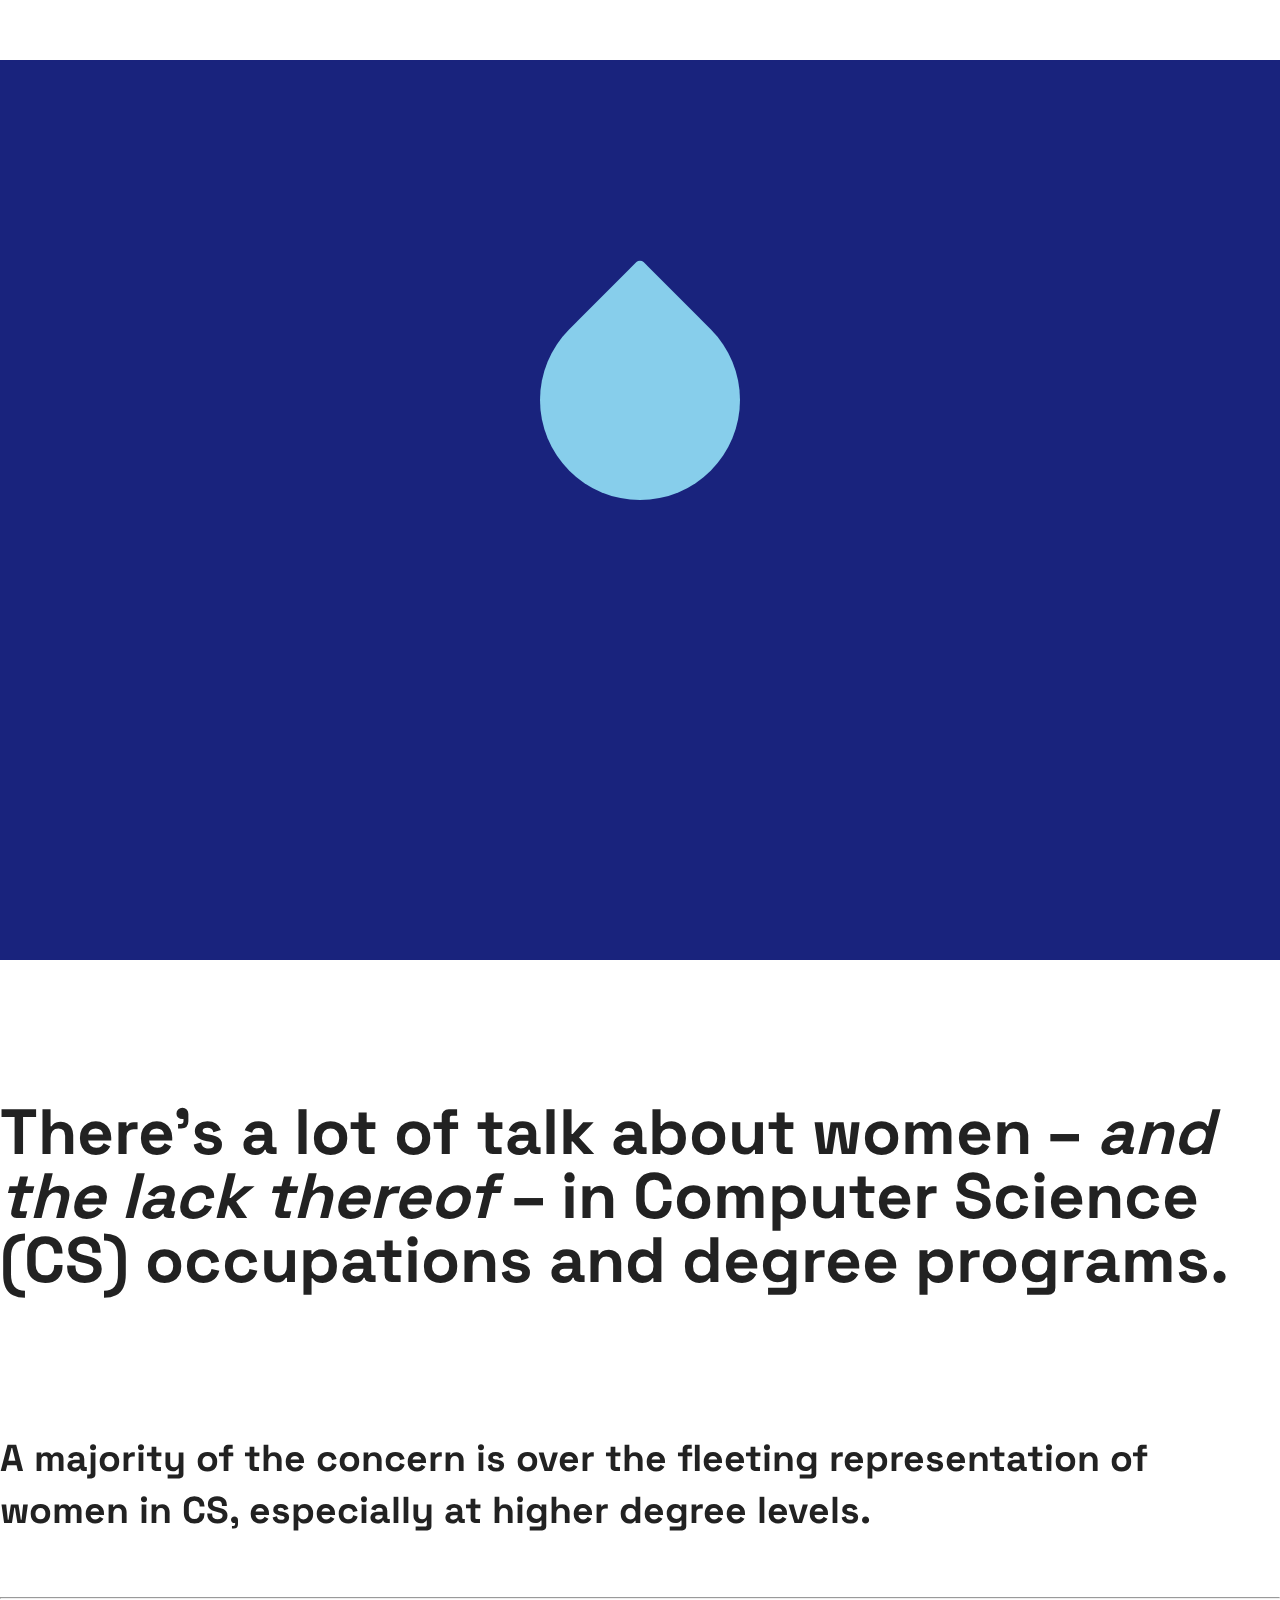
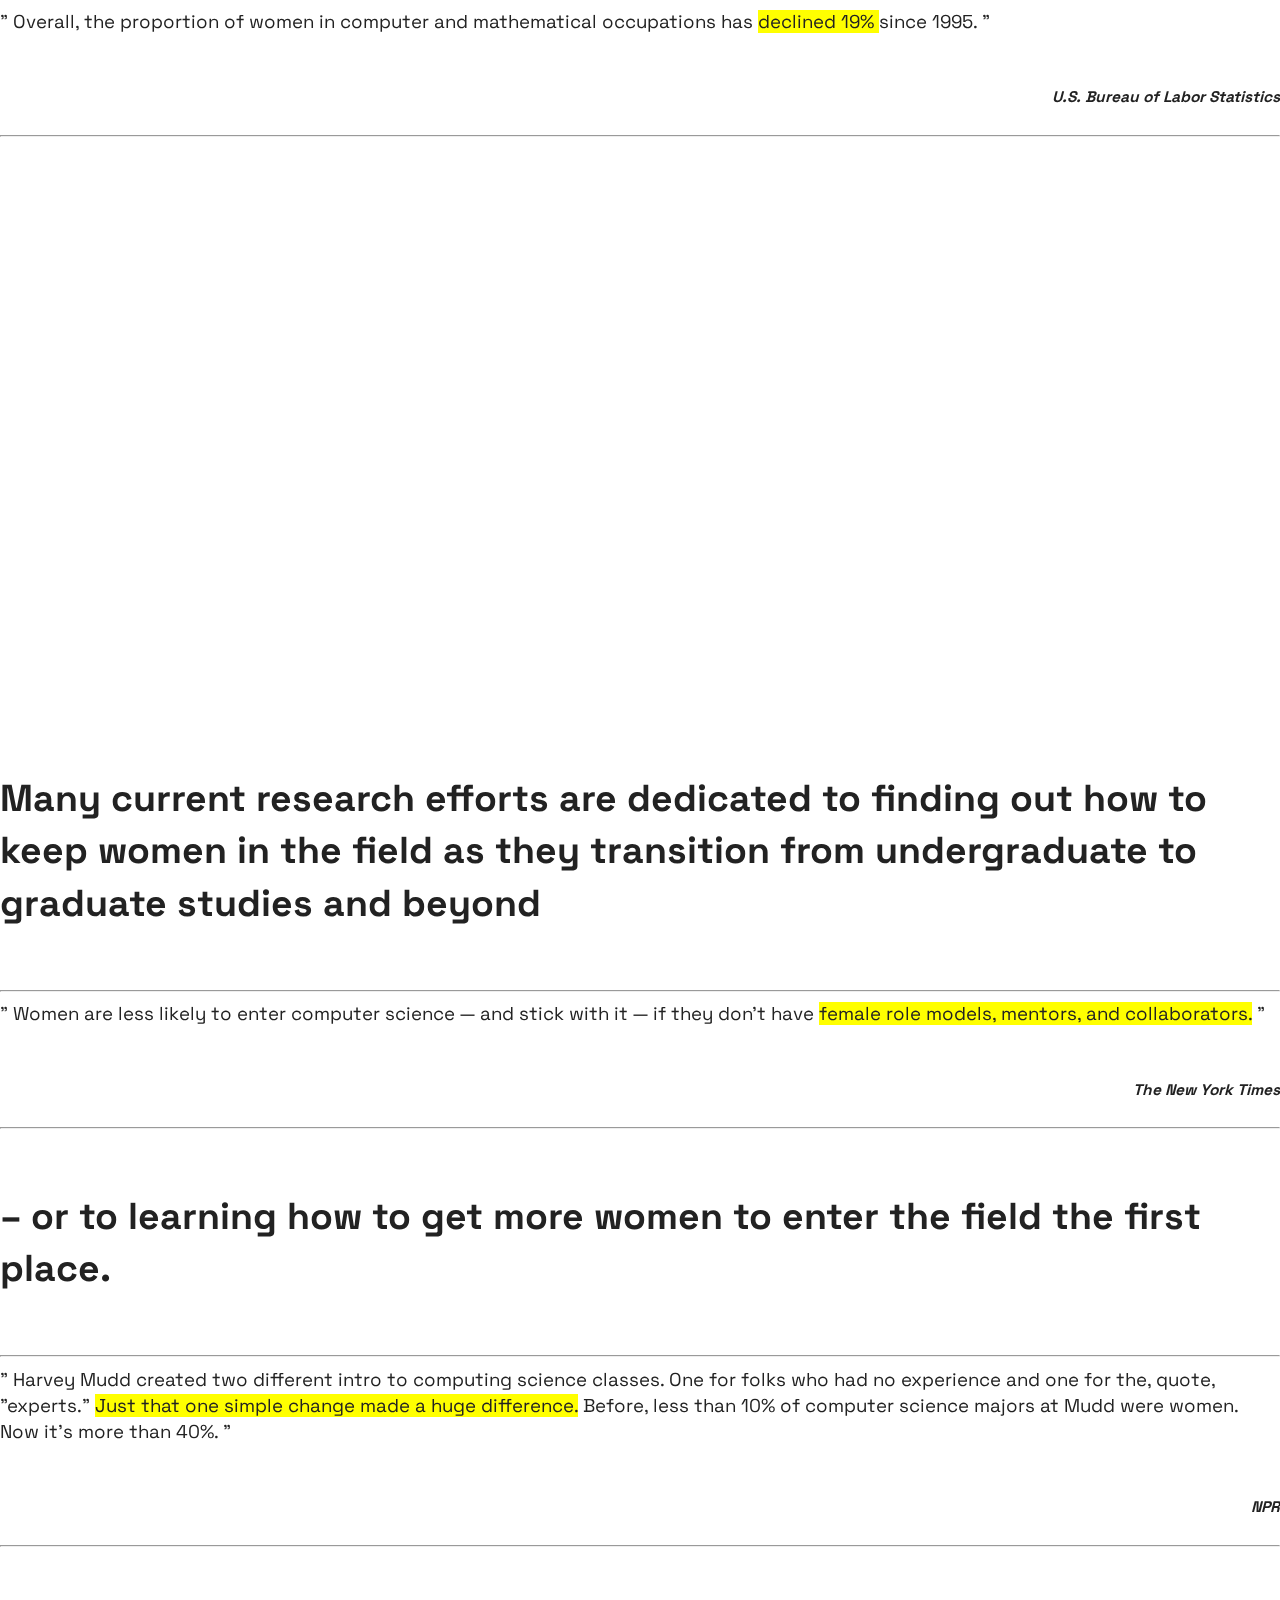
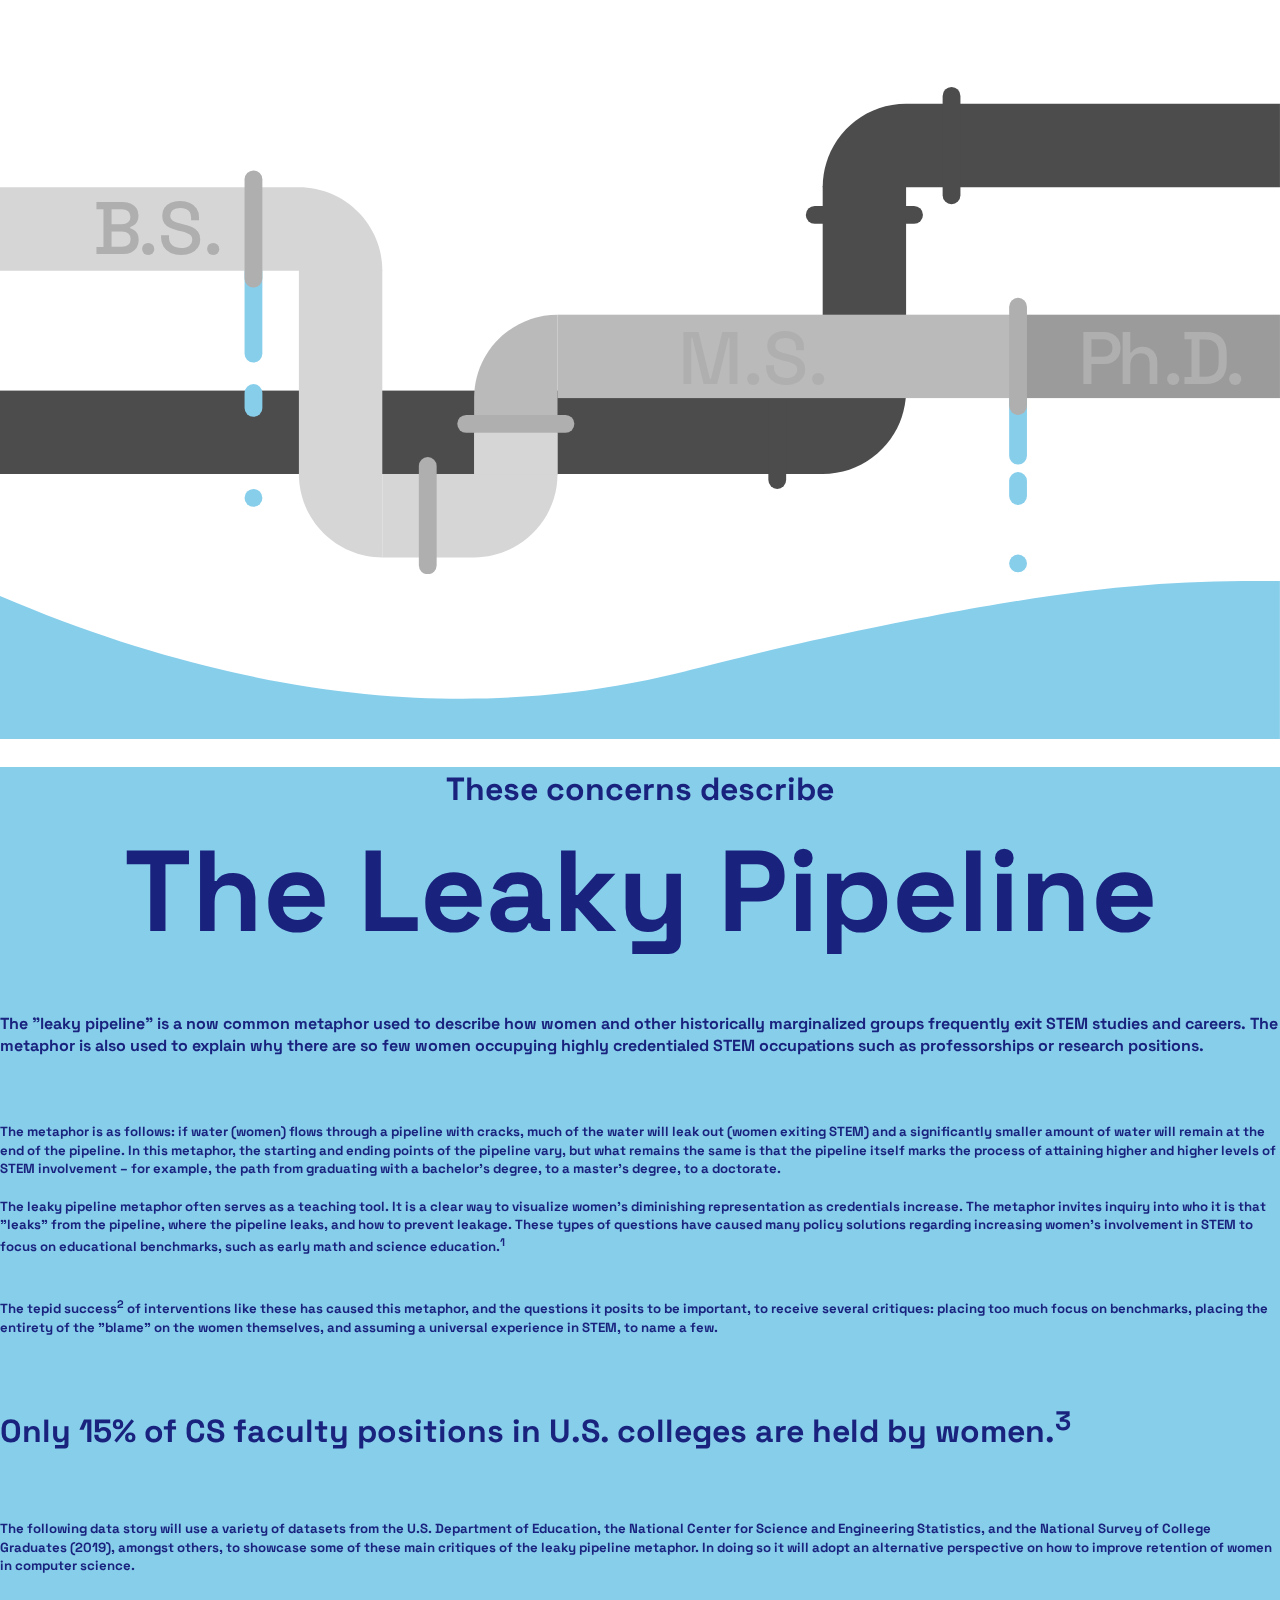
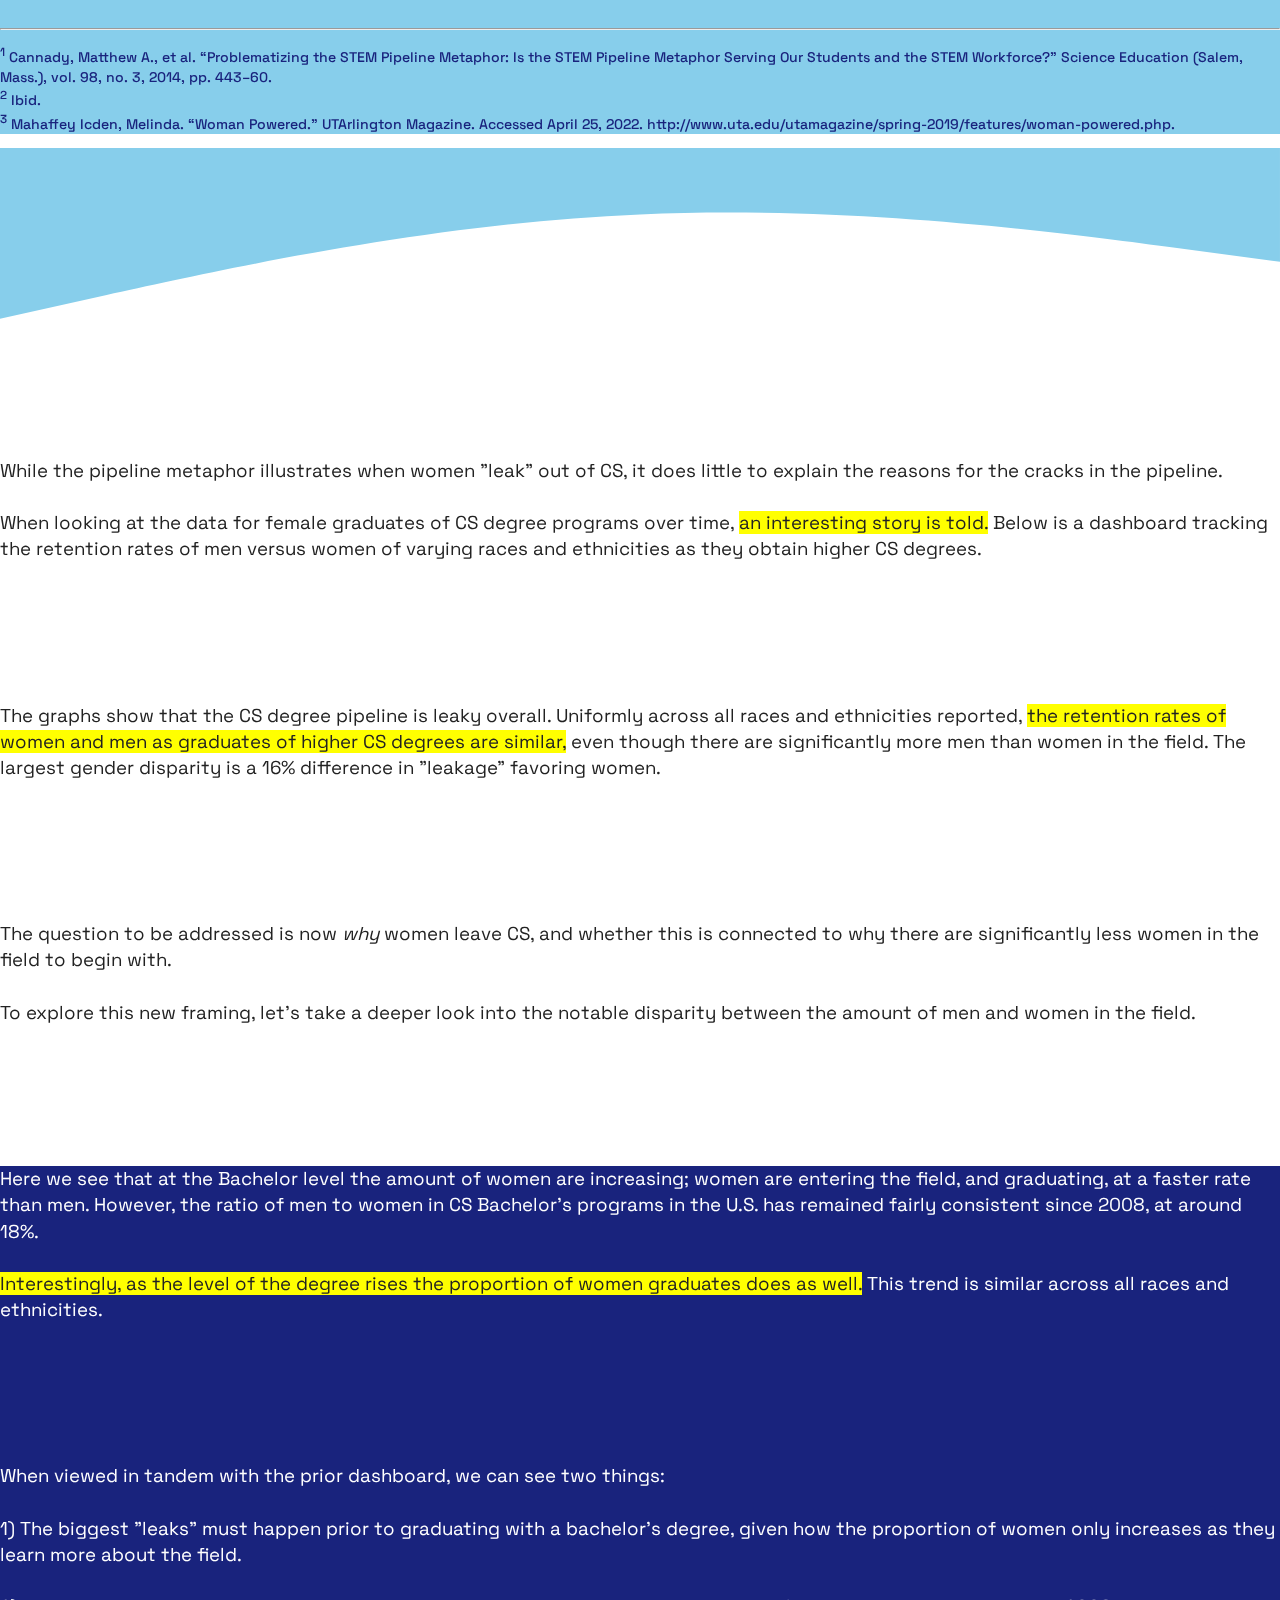
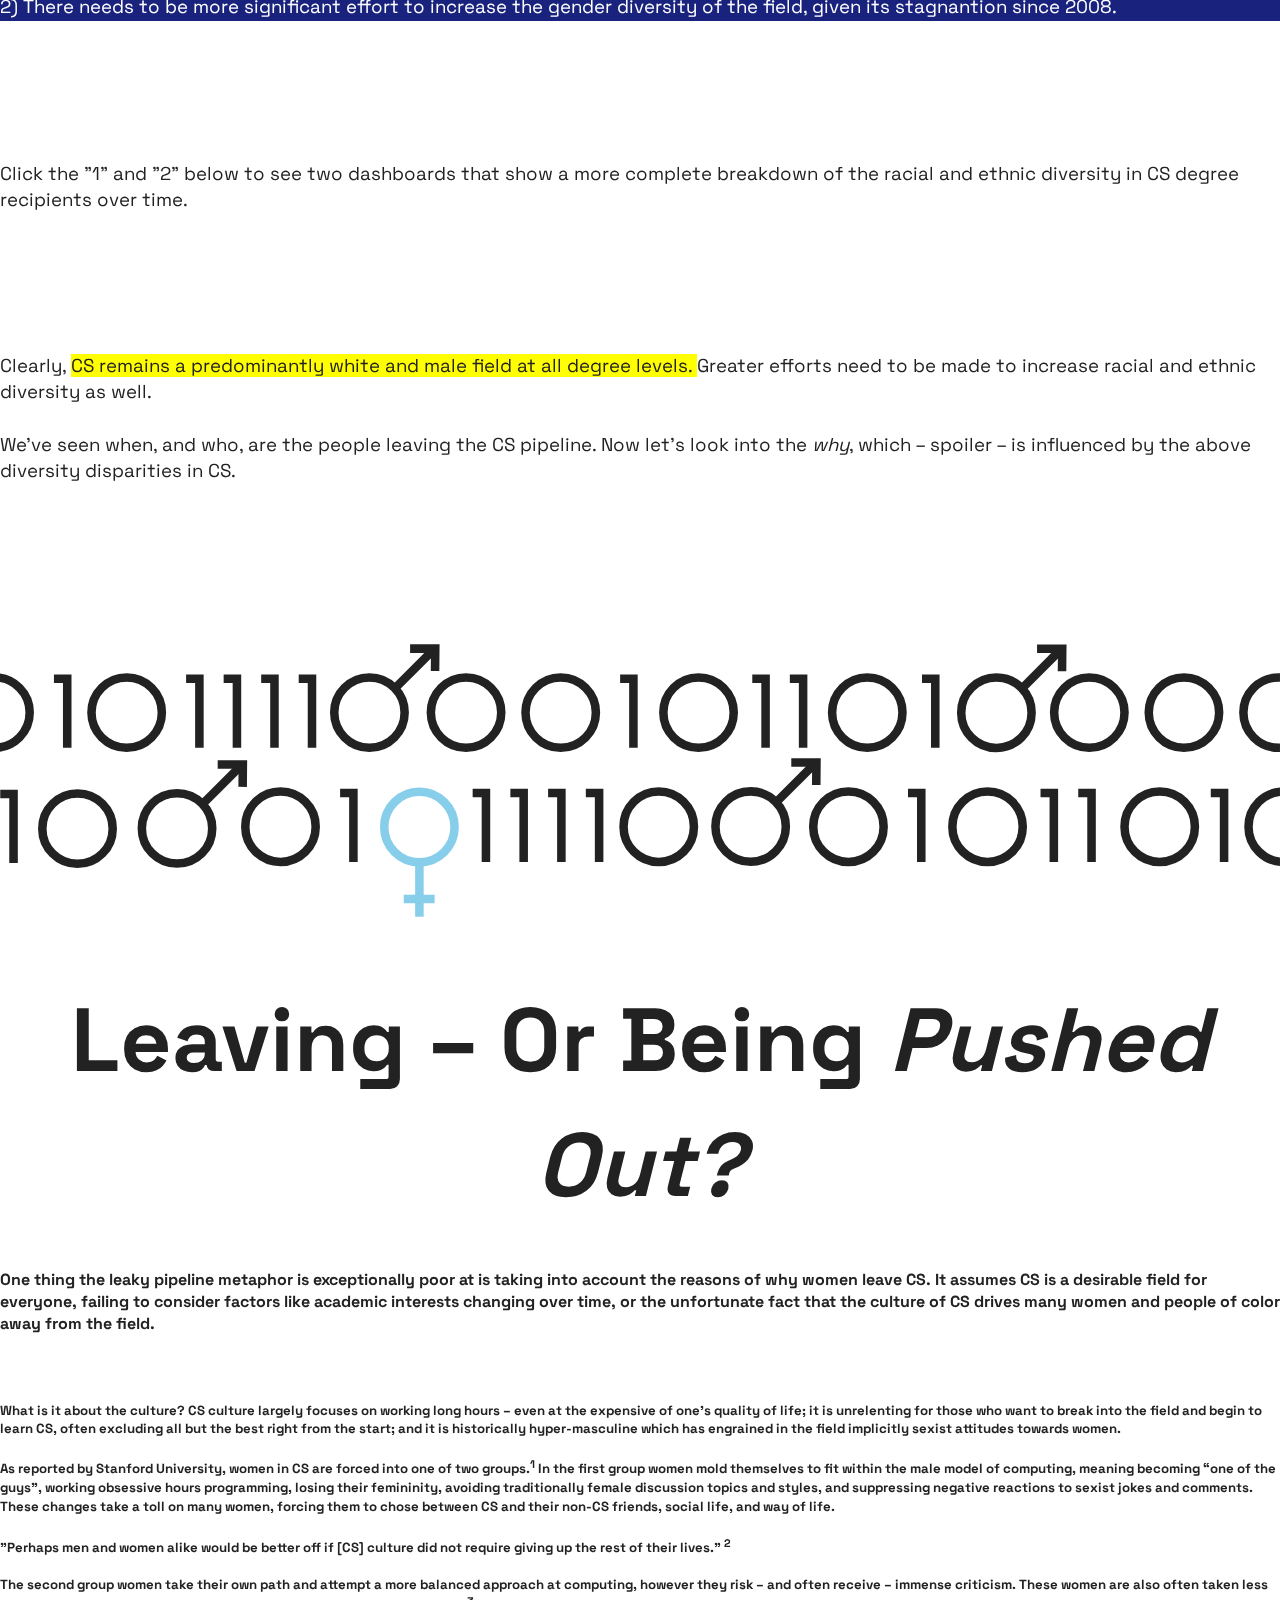
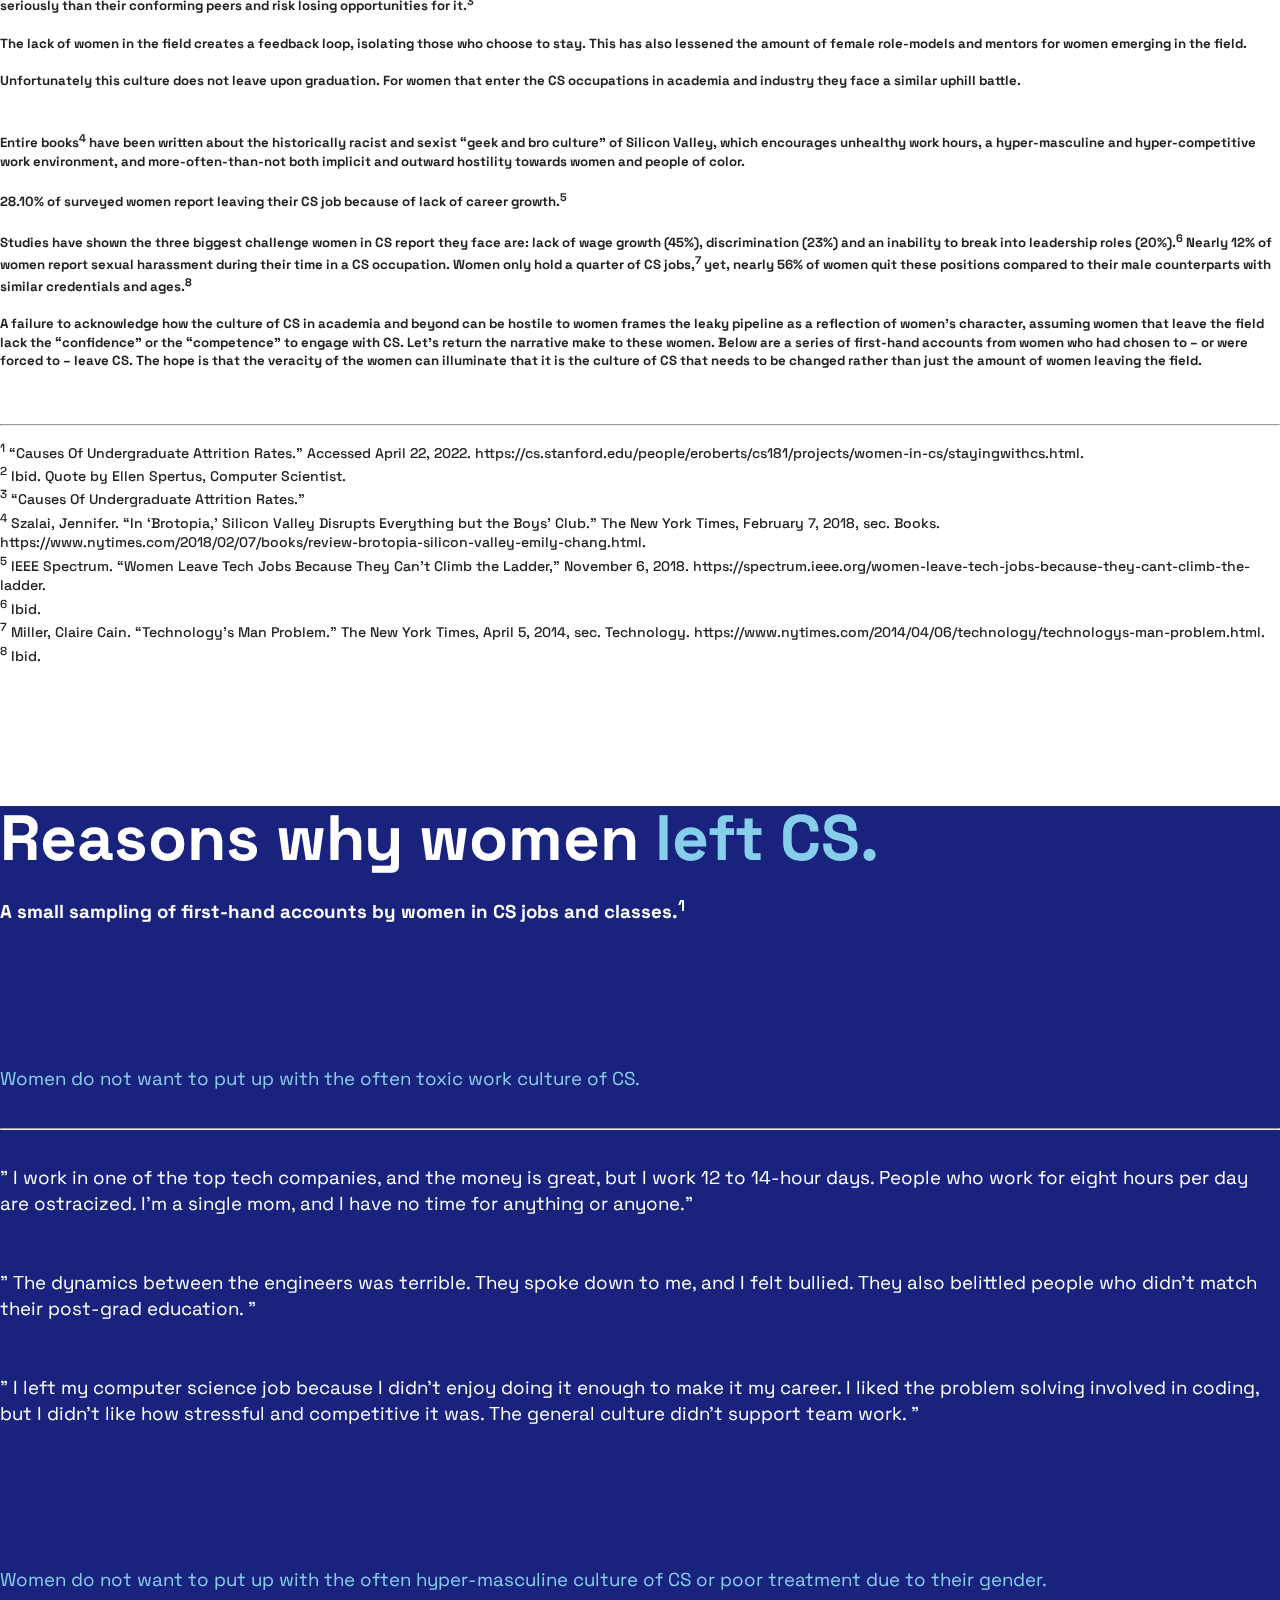
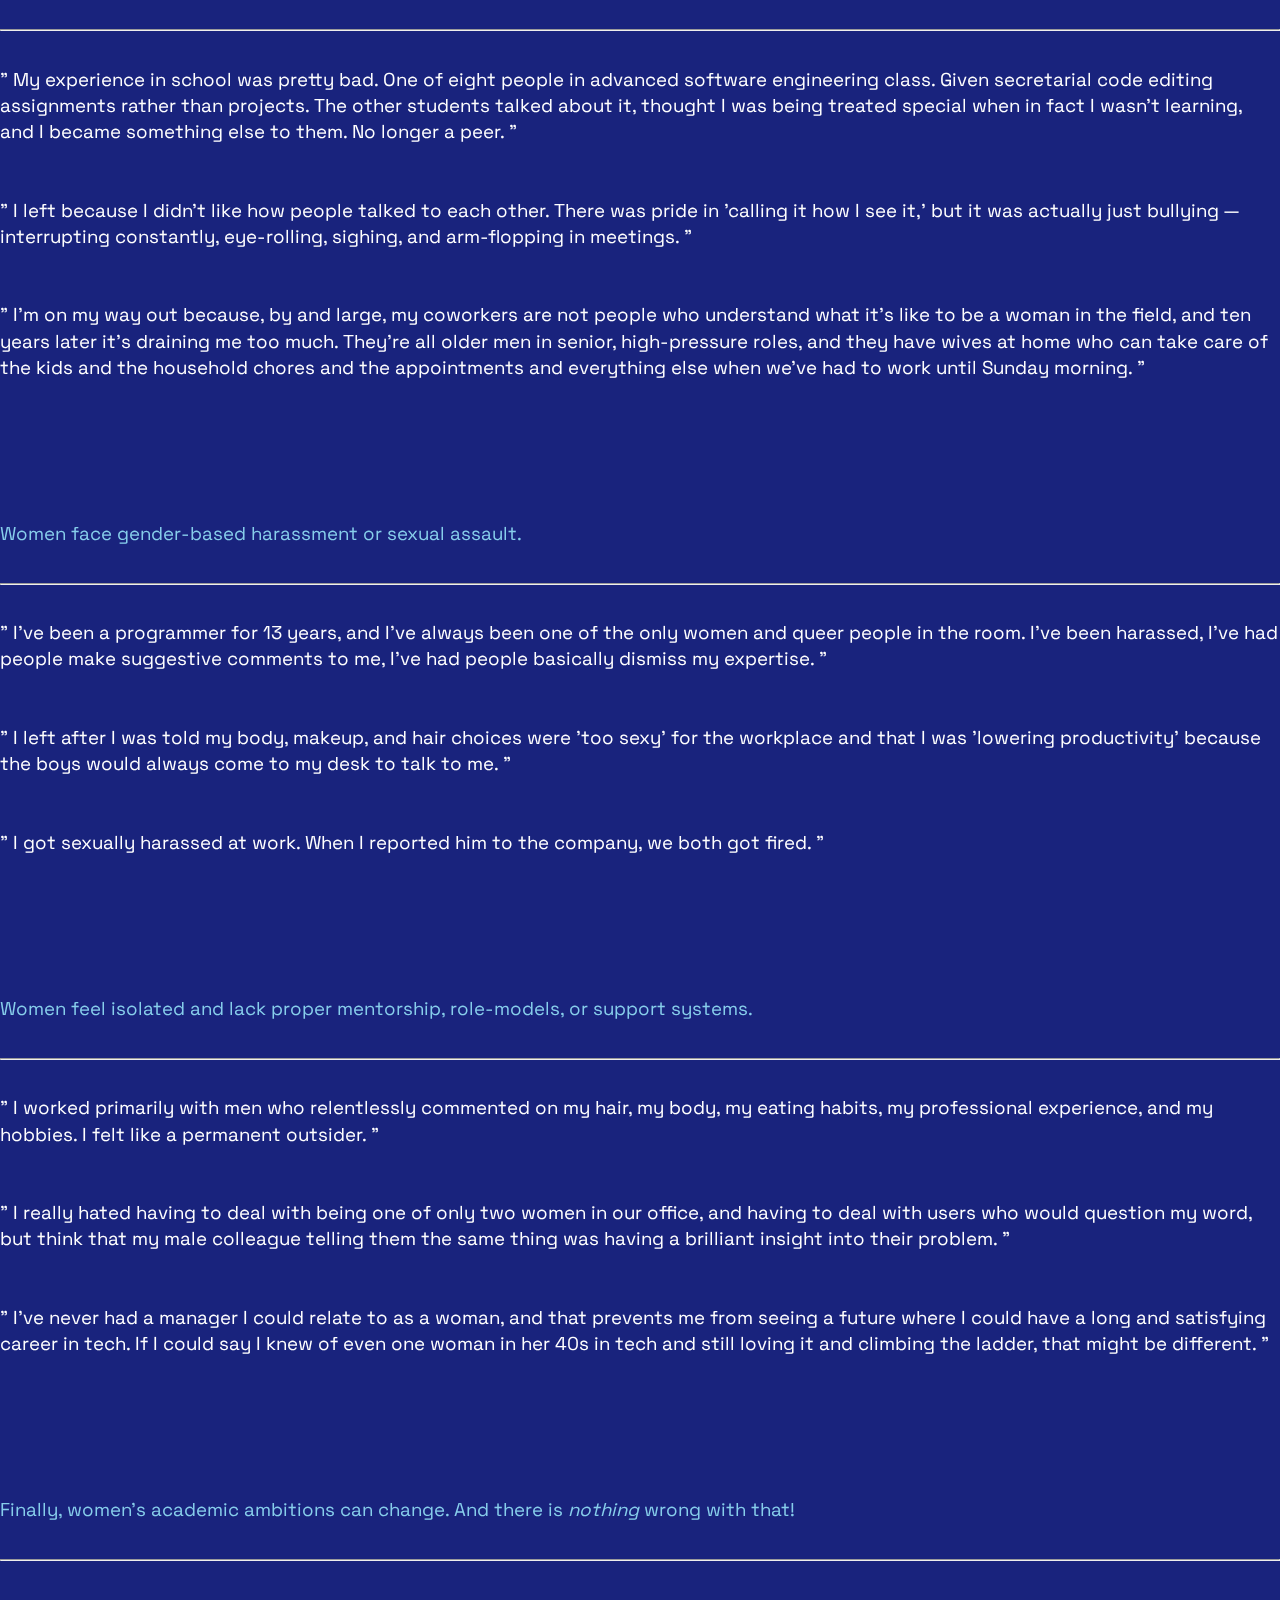
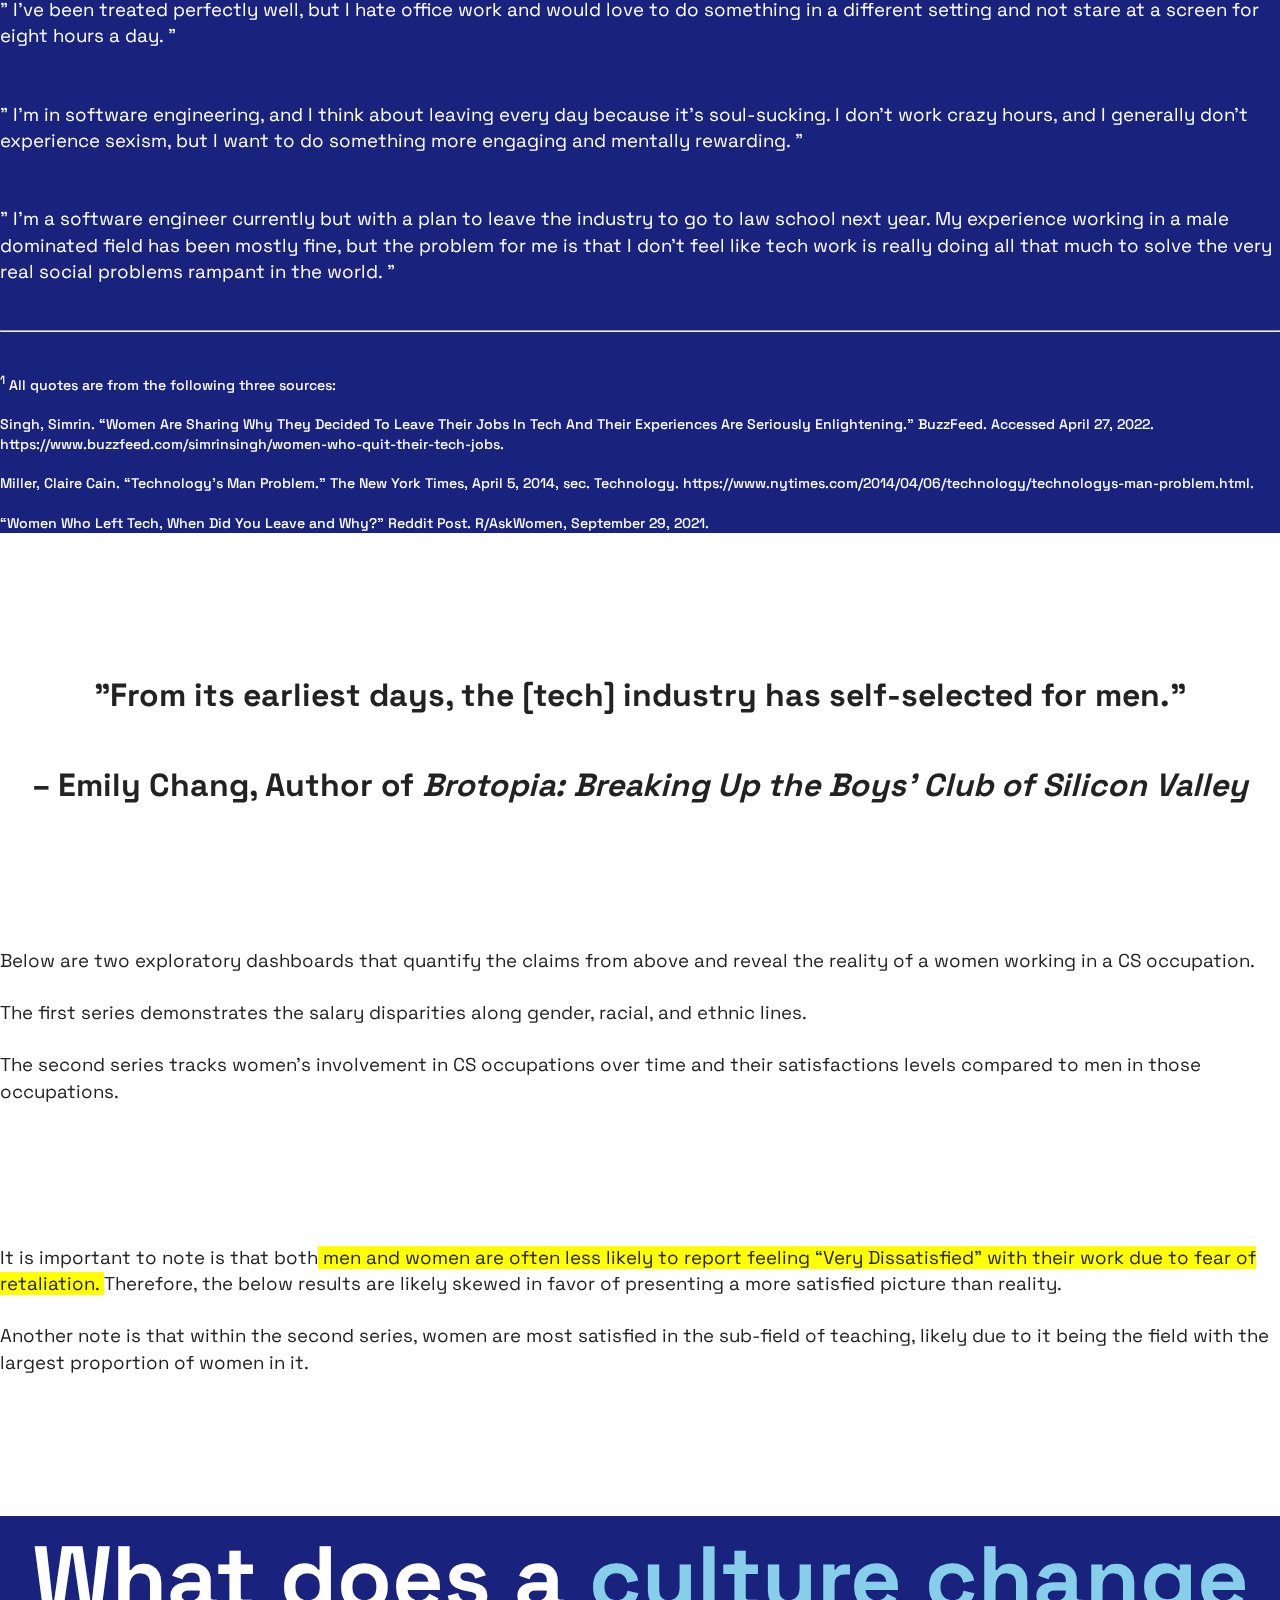
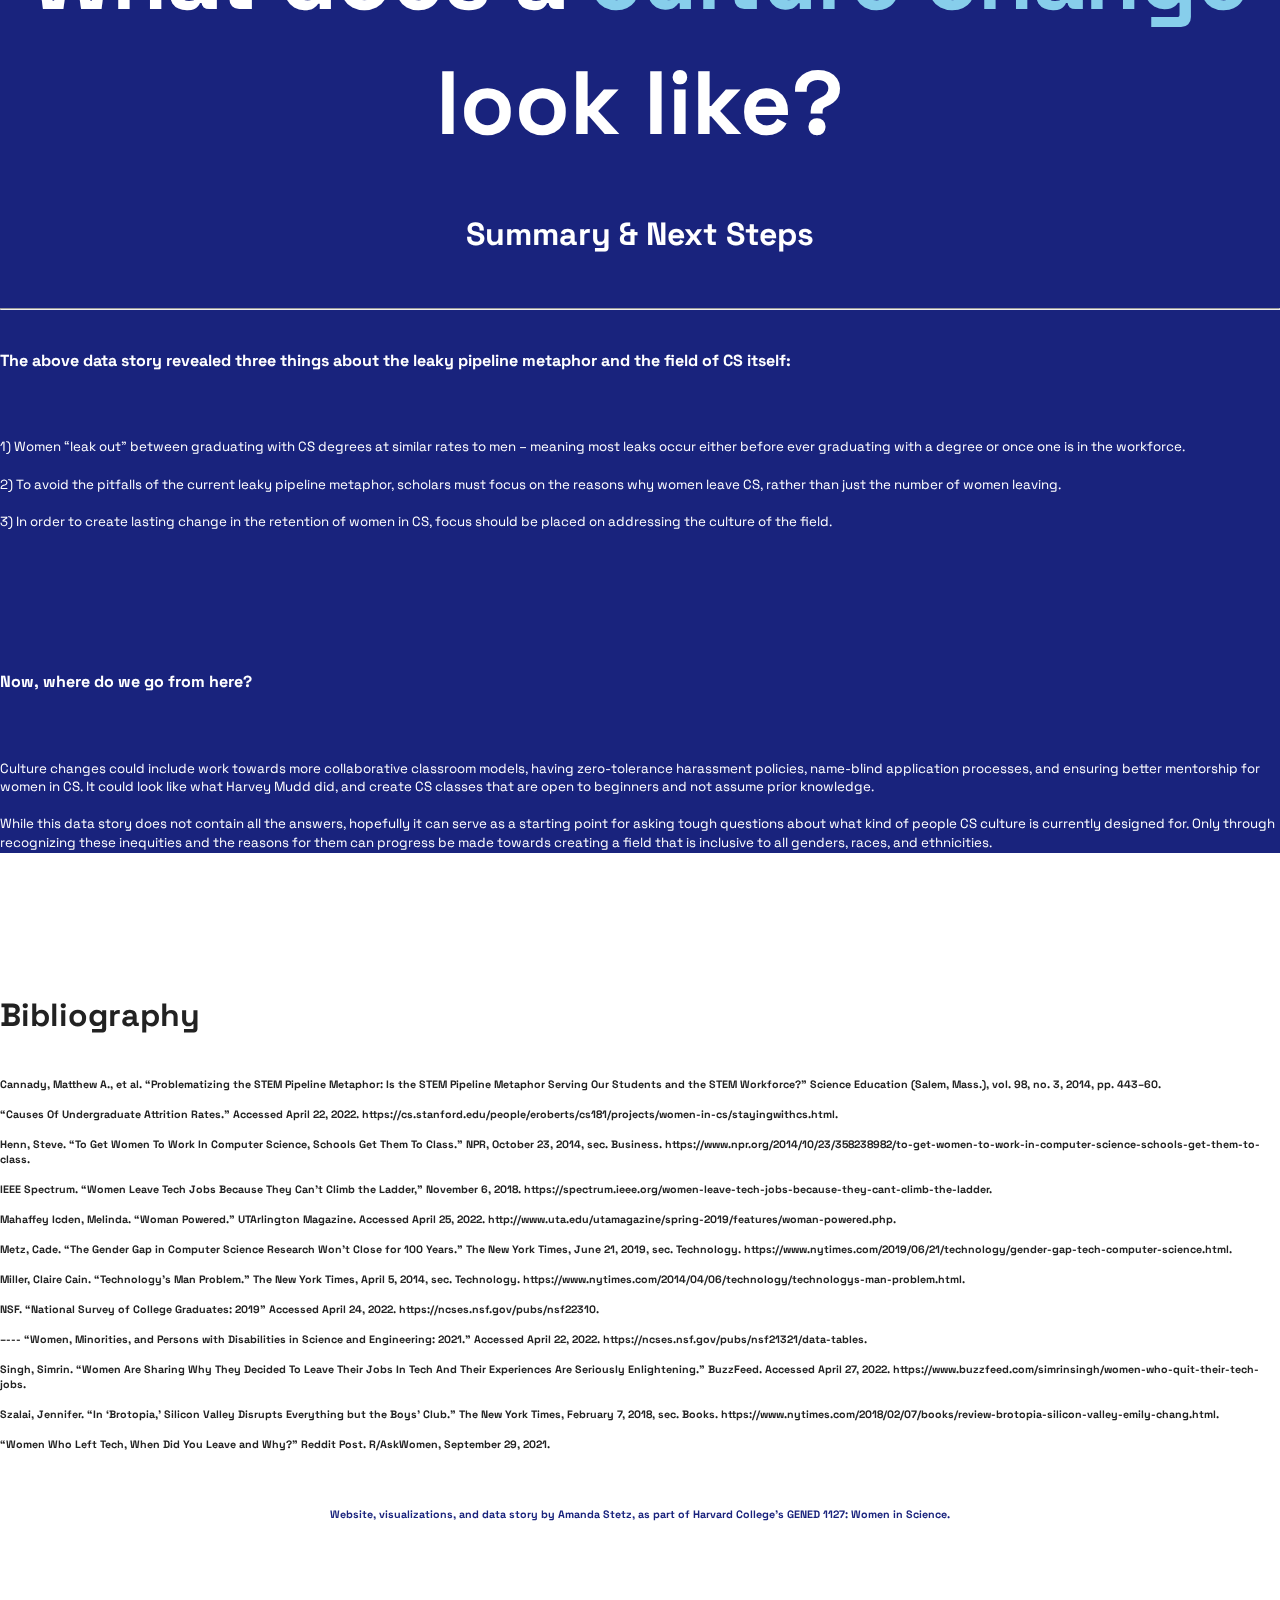
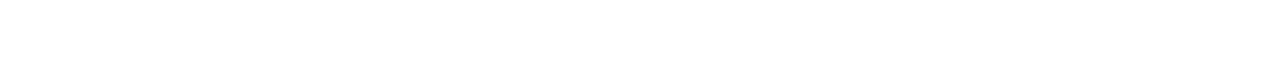
<file: index.html>
<!DOCTYPE html>
<html lang="en">
<meta name="viewport" content="width=device-width, initial-scale=1, shrink-to-fit=no">
<link href="https://cdn.jsdelivr.net/npm/bootstrap@5.0.0-beta1/dist/css/bootstrap.min.css" rel="stylesheet" integrity="sha384-giJF6kkoqNQ00vy+HMDP7azOuL0xtbfIcaT9wjKHr8RbDVddVHyTfAAsrekwKmP1" crossorigin="anonymous">
<link rel="preconnect" href="https://fonts.googleapis.com">
<link rel="preconnect" href="https://fonts.gstatic.com" crossorigin>
<link href="https://fonts.googleapis.com/css2?family=Space+Grotesk:wght@400;500;700&display=swap" rel="stylesheet">
<link rel="stylesheet" href="main.css">
<head>
    <meta charset="UTF-8">
    <title>The Leaky Pipeline – A Data Story</title>
</head>
<body>


    <div class="row justify-content-center fullscreen titlescreen spacerlg">
        <div class="col-xs-12 col-sm-12 col-md-12 col-lg-12 col-xl-12">
            <?xml version="1.0" encoding="UTF-8"?>
            <svg class="enter" style="position: absolute; z-index: 0;" xmlns="http://www.w3.org/2000/svg" viewBox="0 0 1366 667">
                <defs>
                    <style>
                        .dt{fill:#87ceeb;}
                        .et{opacity:.1;}
                        .ft{opacity:.1;}
                    </style>
                </defs>
                <g id="a"/>
                <g id="b">
                    <g id="c">
                        <g>
                            <g class="ft">
                                <path class="dt" d="M0,224H1148c0,49.12-39.88,89-89,89H0v-89H0Z"/>
                                <path class="dt" d="M1059,30h307c0,49.12-39.88,89-89,89h-218V30h0Z" transform="translate(2425 149) rotate(-180)"/>
                                <rect class="dt" x="202" y="206" width="19" height="125" rx="9.5" ry="9.5"/>
                                <rect class="dt" x="1188" y="12" width="19" height="125" rx="9.5" ry="9.5"/>
                                <rect class="dt" x="806" y="206" width="19" height="125" rx="9.5" ry="9.5"/>
                                <rect class="dt" x="1049.5" y="127.5" width="108" height="89" transform="translate(931.5 1275.5) rotate(-90)"/>
                                <rect class="dt" x="1094" y="119" width="19" height="125" rx="9.5" ry="9.5" transform="translate(1285 -922) rotate(90)"/>
                            </g>
                            <g class="et">
                                <path class="dt" d="M-182,280H467c0,49.12-39.88,89-89,89H-182v-89h0Z" transform="translate(467 182) rotate(90)"/>
                                <path class="dt" d="M279,357H1366c0,49.12-39.88,89-89,89H279v-89h0Z" transform="translate(1645 803) rotate(-180)"/>
                                <path class="dt" d="M222,503h114c49.12,0,89,39.88,89,89H222v-89h0Z" transform="translate(871 224) rotate(90)"/>
                                <rect class="dt" x="187" y="560" width="92" height="89" transform="translate(466 1209) rotate(180)"/>
                                <rect class="dt" x="223" y="542" width="19" height="125" rx="9.5" ry="9.5"/>
                                <rect class="dt" x="133" y="433" width="19" height="125" rx="9.5" ry="9.5" transform="translate(638 353) rotate(90)"/>
                                <rect class="dt" x="424" y="339" width="19" height="125" rx="9.5" ry="9.5"/>
                                <rect class="dt" x="1301" y="339" width="19" height="125" rx="9.5" ry="9.5"/>
                            </g>
                        </g>
                    </g>
                </g>
            </svg>
            <h1 class="intro ">A Story the Numbers <span style="color: skyblue">Cannot</span> Tell</h1>
            <h1 class="introsub">
                Assessing the Ability of the <br>
                “Leaky Pipeline” Metaphor to Reflect <br>
                Women’s Experiences in Computer Science
            </h1>
            <div id="hideMeAfter5Seconds" class="drop-container"><div class="drop"></div></div>
            <h1 id="showMeAfter5Seconds" class="arrow"><a href="#down">&darr;</a></h1>
        </div>
    </div>


    <div class="row justify-content-center">
            <div id="down" class="col-xs-12 col-sm-12 col-md-5 col-lg-5 col-xl-5">
                <h1 class="stick spacertopxl spacerxl bigtext">
                    There's a lot of talk about women – <i>and the lack thereof</i> – in Computer Science (CS) occupations and degree programs.
                </h1>
            </div>
            <div class="col-1"></div>
            <div class="col-xs-12 col-sm-12 col-md-4 col-lg-4 col-xl-4 spacertopxl spacerxl">
                <h3 class="hgt light">
                    <span><h1>A majority of the concern is over the fleeting representation of women in CS, especially at higher
                        degree levels.</h1></span>
                    <br>
                    <hr>
                    "
                    Overall, the proportion of women in computer and mathematical occupations has
                    <span style="background-color: yellow"> declined 19% </span> since 1995.
                    "
                    <br><br>
                    <span style="text-align: right;"><h5><i>U.S. Bureau of Labor Statistics</i></h5></span>
                    <hr>
                </h3>

                <h3 class="spacertoplg light">
                    <span><h1>Many current research efforts are dedicated to finding out how to keep women in the field
                        as they transition from undergraduate to graduate studies and beyond</h1></span>
                    <br>
                    <hr>
                    "
                    Women are less likely to enter computer science — and stick with it — if they don’t have
                    <span style="background-color: yellow"> female role models, mentors, and collaborators.</span>
                    "
                    <br><br>
                    <span style="text-align: right;"><h5><i>The New York Times</i></h5></span>
                    <hr>
                    <br>
                    <span><h1>– or to learning how to get more women to enter the field the first place.</h1></span>
                    <br>
                    <hr>
                    "
                    Harvey Mudd created two different intro to computing science classes.
                    One for folks who had no experience and one for the, quote, "experts."
                    <span style="background-color: yellow"> Just that one simple change made a huge difference.</span>
                    Before, less than 10% of computer science majors at Mudd were
                    women. Now it's more than 40%.
                    "
                    <br><br>
                    <span style="text-align: right;"><h5><i>NPR</i></h5></span>
                    <hr>
                </h3>
            </div>
        </div>


    <svg xmlns="http://www.w3.org/2000/svg" viewBox="0 0 1366 520">
        <defs>
            <style>
                .d{fill:#bababa;}
                .e1{fill:#d6d6d6;}
                .f1,.g1{fill:#afafaf;}
                .h1{fill:#9b9b9b;}
                .i{fill: #87ceeb;}
                .j{fill:#4c4c4c;}
                .k{letter-spacing:-.03em;}
                .l{letter-spacing:0em;}
                .g1{font-family:"Space Grotesk", sans-serif;font-size:79.19px;}
                .m{letter-spacing:0em;}
                .n{letter-spacing:-.01em;}
            </style>
        </defs>
        <g id="a"/>
        <g id="b">
            <g id="c"><g>
                <g>
                    <path class="j" d="M878,18h488c0,49.12-39.88,89-89,89h-399V18h0Z" transform="translate(2244 125) rotate(-180)"/>
                    <rect class="j" x="0" y="324" width="879" height="89"/>
                    <path class="j" d="M769,215h218c49.12,0,89,39.88,89,89h-307v-89h0Z" transform="translate(1182 -663) rotate(90)"/>
                    <rect class="j" x="820" y="304" width="19" height="125" rx="9.5" ry="9.5" transform="translate(1659 733) rotate(180)"/>
                    <rect class="j" x="1006" y="0" width="19" height="125" rx="9.5" ry="9.5" transform="translate(2031 125) rotate(-180)"/>
                    <rect class="j" x="913" y="74" width="19" height="125" rx="9.5" ry="9.5" transform="translate(1059 -786) rotate(90)"/>
                </g>
                <rect class="i" x="1077" y="294" width="19" height="109" rx="9.5" ry="9.5" transform="translate(2173 697) rotate(180)"/>
                <rect class="i" x="1077" y="411" width="19" height="35" rx="9.5" ry="9.5" transform="translate(2173 857) rotate(180)"/>
                <rect class="i" x="261" y="185" width="19" height="109" rx="9.5" ry="9.5" transform="translate(541 479) rotate(180)"/>
                <rect class="i" x="261" y="317" width="19" height="35" rx="9.5" ry="9.5" transform="translate(541 669) rotate(180)"/>
                <rect class="i" x="261" y="429" width="19" height="19" rx="9.5" ry="9.5" transform="translate(541 877) rotate(180)"/>
                <rect class="i" x="1077" y="465" width="19" height="19" rx="9.5" ry="9.5" transform="translate(2173 983) rotate(-180)"/>
                <g><rect class="h1" x="1087" y="243" width="279" height="89" transform="translate(2453 575) rotate(-180)"/>
                    <path class="e1" d="M0,107H319c49.12,0,89,39.88,89,89H0V107H0Z"/>
                    <rect class="d" x="595" y="243" width="492" height="89" transform="translate(1682 575) rotate(-180)"/>
                    <path class="e1" d="M210,304h307c0,49.12-39.88,89-89,89H210v-89h0Z" transform="translate(712 -15) rotate(90)"/>
                    <path class="e1" d="M408,413h187c0,49.12-39.88,89-89,89h-98v-89h0Z"/>
                    <path class="d" d="M465.5,283.5h81c49.12,0,89,39.88,89,89h-170v-89h0Z" transform="translate(222.5 878.5) rotate(-90)"/>
                    <rect class="f1" x="447" y="395" width="19" height="125" rx="9.5" ry="9.5"/>
                    <rect class="f1" x="541" y="297" width="19" height="125" rx="9.5" ry="9.5" transform="translate(910 -191) rotate(90)"/>
                    <text class="g1" transform="translate(99.67 177.96)">
                        <tspan class="n" x="0" y="0">B</tspan>
                        <tspan class="l" x="48" y="0">.S.</tspan>
                    </text>
                    <rect class="f1" x="261" y="89" width="19" height="125" rx="9.5" ry="9.5"/>
                    <text class="g1" transform="translate(723.78 317.46)">
                        <tspan x="0" y="0">M.S.</tspan>
                    </text>
                    <text class="g1" transform="translate(1150.43 316.94)">
                        <tspan class="m" x="0" y="0">P</tspan>
                        <tspan x="41.74" y="0">h.</tspan>
                        <tspan class="k" x="110" y="0">D</tspan>
                        <tspan x="157" y="0">.</tspan>
                    </text>
                    <rect class="f1" x="1077" y="225" width="19" height="125" rx="9.5" ry="9.5"/>
                    <rect class="e1" x="506" y="369" width="89" height="45"/>
                </g>
            </g>
            </g>
        </g>
    </svg>


    <svg xmlns="http://www.w3.org/2000/svg" viewBox="0 0 1366 168.63">
        <defs>
            <style>
                .d1{fill:#87ceeb;}
            </style>
        </defs>
        <g id="a"/>
        <g id="b">
            <g id="c">
                <path class="d1" d="M1366,.07c-132.92-.94-226.62,6.47-464,56-138.29,28.85-191.4,51.16-294,63C470.48,134.95,265.83,129.53,0,16.07V168.63H1366V.4"/>
            </g>
        </g>
    </svg>

    <div class="row justify-content-center" style="background-color: #87ceeb;">
            <div style="color: rgb(25,35,125);" class="col-xs-11 col-sm-11 col-md-10 col-lg-10 col-xl-10">
                <h1 style="text-align: center;">
                    These concerns describe <br>
                    <span style="font-size: 9vw;">The Leaky Pipeline</span>
                </h1>
            </div>
            <div style="color: rgb(25,35,125);" class="col-xs-11 col-sm-11 col-md-5 col-lg-5 col-xl-5">
                <h4 class="spacertoplg">
                    <b>The "leaky pipeline" is a now common metaphor used to describe how women and
                        other historically marginalized groups frequently exit STEM studies and careers.
                        The metaphor is also used to explain why there are so few women occupying highly credentialed
                        STEM occupations such as professorships or research positions.
                    </b>
                </h4>
                    <br>
                <h5>
                    The metaphor is as follows: if water (women) flows through a pipeline with cracks,
                    much of the water will leak out (women exiting STEM) and a significantly smaller amount of
                    water will remain at the end of the pipeline. In this metaphor, the starting and ending
                    points of the pipeline vary, but what remains the same is that the pipeline itself marks the
                    process of attaining higher and higher levels of STEM involvement – for example, the path from
                    graduating with a bachelor's degree, to a master's degree, to a doctorate.
                    <br><br>
                    The leaky pipeline metaphor often serves as a teaching tool. It is a clear way to visualize women's
                    diminishing representation as credentials increase.
                    The metaphor invites inquiry into who it is that "leaks" from the pipeline, where the pipeline leaks,
                    and how to prevent leakage. These types of questions have caused many policy solutions regarding
                    increasing women's involvement in STEM to focus on educational benchmarks, such as early math
                    and science education.<sup>1</sup>
                </h5>
            </div>
        <div style="color: rgb(25,35,125);" class="col-xs-11 col-sm-11 col-md-5 col-lg-5 col-xl-5">
            <h5 class="spacertoplg">
                The tepid success<sup>2</sup> of interventions like these
                has caused this metaphor, and the questions it posits to be important, to receive several
                critiques: placing too much focus on benchmarks, placing
                the entirety of the "blame" on the women themselves, and assuming a universal experience in STEM,
                to name a few.
            </h5>
            <br>
            <h1>
                <b>Only 15% of CS faculty positions in U.S. colleges are held by women.<sup>3</sup></b>
            </h1>
            <br>
            <h5>
                The following data story will use a variety of datasets from the U.S. Department of Education, the
                National Center for Science and Engineering Statistics, and the National Survey of College Graduates
                (2019), amongst others, to showcase some of these main critiques of the leaky pipeline metaphor. In doing
                so it will adopt an alternative perspective on how to improve retention of women in computer science.
            </h5>
            <br>
            <hr>
            <p class="footnote">
                <sup>1</sup> Cannady, Matthew A., et al. “Problematizing the STEM Pipeline Metaphor: Is the STEM
                Pipeline Metaphor Serving Our Students and the STEM Workforce?” Science Education (Salem, Mass.),
                vol. 98, no. 3, 2014, pp. 443–60.
                <br>
                <sup>2</sup> Ibid.
                <br>
                <sup>3</sup> Mahaffey Icden, Melinda. “Woman Powered.” UTArlington Magazine. Accessed April 25, 2022.
                http://www.uta.edu/utamagazine/spring-2019/features/woman-powered.php.
            </p>
        </div>
    </div>
    <svg xmlns="http://www.w3.org/2000/svg" viewBox="0 0 1440 320"><path fill="skyblue" fill-opacity="1" d="M0,192L120,165.3C240,139,480,85,720,74.7C960,64,1200,96,1320,112L1440,128L1440,0L1320,0C1200,0,960,0,720,0C480,0,240,0,120,0L0,0Z"></path></svg>
    <div class="row justify-content-center">
        <div class="col-xs-11 col-sm-11 col-md-10 col-lg-10 col-xl-10">
            <h3 class="spacerxl" style="font-weight: 400;">
                While the pipeline metaphor illustrates when women "leak" out of CS, it does little to explain the
                reasons for the cracks in the pipeline.
                <br><br>
                When looking at the data for female graduates of CS degree programs over time,
                <span style="background-color: yellow;"> an interesting story is told.</span>
                Below is a dashboard tracking the retention rates of men versus women of varying
                races and ethnicities as they obtain higher CS degrees.
            </h3>
            <div class='tableauPlaceholder' id='viz1651036014395' style='position: relative'><noscript><a href='#'><img alt='Leaky Pipeline Dash ' src='https:&#47;&#47;public.tableau.com&#47;static&#47;images&#47;ST&#47;STEMDegrees_16504759585600&#47;LeakyPipelineDash&#47;1_rss.png' style='border: none' /></a></noscript><object class='tableauViz'  style='display:none;'><param name='host_url' value='https%3A%2F%2Fpublic.tableau.com%2F' /> <param name='embed_code_version' value='3' /> <param name='site_root' value='' /><param name='name' value='STEMDegrees_16504759585600&#47;LeakyPipelineDash' /><param name='tabs' value='no' /><param name='toolbar' value='yes' /><param name='static_image' value='https:&#47;&#47;public.tableau.com&#47;static&#47;images&#47;ST&#47;STEMDegrees_16504759585600&#47;LeakyPipelineDash&#47;1.png' /> <param name='animate_transition' value='yes' /><param name='display_static_image' value='yes' /><param name='display_spinner' value='yes' /><param name='display_overlay' value='yes' /><param name='display_count' value='yes' /><param name='language' value='en-US' /><param name='filter' value='publish=yes' /></object></div>                <script type='text/javascript'>                    var divElement = document.getElementById('viz1651036014395');                    var vizElement = divElement.getElementsByTagName('object')[0];                    if ( divElement.offsetWidth > 800 ) { vizElement.style.width='1069px';vizElement.style.height='667px';} else if ( divElement.offsetWidth > 500 ) { vizElement.style.width='1069px';vizElement.style.height='667px';} else { vizElement.style.width='100%';vizElement.style.height='727px';}                     var scriptElement = document.createElement('script');                    scriptElement.src = 'https://public.tableau.com/javascripts/api/viz_v1.js';                    vizElement.parentNode.insertBefore(scriptElement, vizElement);                </script>
        </div>
        <div class="col-xs-11 col-sm-11 col-md-5 col-lg-5 col-xl-5 spacertopxl spacerxl">
            <h3 style="font-weight: 400;">
                The graphs show that the CS degree pipeline is leaky overall.
                Uniformly across all races and ethnicities reported, <span style="background-color: yellow">
                the retention rates of women and men as graduates of higher CS degrees are similar,</span> even though
                there are significantly more men than women in the field. The largest
                gender disparity is a 16% difference in "leakage" favoring women.
            </h3>
        </div>
        <div class="col-xs-11 col-sm-11 col-md-5 col-lg-5 col-xl-5 spacertopxl spacerxl">
            <h3 style="font-weight: 400;">
                The question to be addressed is now <i>why</i> women leave CS, and whether this is connected to why
                there are significantly less women in the field to begin with.
                <br><br>
                To explore this new framing, let's take a deeper look into the
                notable disparity between the amount of men and women in the field.
            </h3>
         </div>
        <div class="col-xs-11 col-sm-11 col-md-10 col-lg-10 col-xl-10">
            <div class='tableauPlaceholder' id='viz1651036098743' style='position: relative'><noscript><a href='#'><img alt='Gender Breakdown Dash ' src='https:&#47;&#47;public.tableau.com&#47;static&#47;images&#47;Ge&#47;GenderBreakdownofCSDegreeRecipients&#47;GenderBreakdownDash&#47;1_rss.png' style='border: none' /></a></noscript><object class='tableauViz'  style='display:none;'><param name='host_url' value='https%3A%2F%2Fpublic.tableau.com%2F' /> <param name='embed_code_version' value='3' /> <param name='site_root' value='' /><param name='name' value='GenderBreakdownofCSDegreeRecipients&#47;GenderBreakdownDash' /><param name='tabs' value='no' /><param name='toolbar' value='yes' /><param name='static_image' value='https:&#47;&#47;public.tableau.com&#47;static&#47;images&#47;Ge&#47;GenderBreakdownofCSDegreeRecipients&#47;GenderBreakdownDash&#47;1.png' /> <param name='animate_transition' value='yes' /><param name='display_static_image' value='yes' /><param name='display_spinner' value='yes' /><param name='display_overlay' value='yes' /><param name='display_count' value='yes' /><param name='language' value='en-US' /><param name='filter' value='publish=yes' /></object></div>                <script type='text/javascript'>                    var divElement = document.getElementById('viz1651036098743');                    var vizElement = divElement.getElementsByTagName('object')[0];                    if ( divElement.offsetWidth > 800 ) { vizElement.style.width='1069px';vizElement.style.height='527px';} else if ( divElement.offsetWidth > 500 ) { vizElement.style.width='1069px';vizElement.style.height='527px';} else { vizElement.style.width='100%';vizElement.style.height='977px';}                     var scriptElement = document.createElement('script');                    scriptElement.src = 'https://public.tableau.com/javascripts/api/viz_v1.js';                    vizElement.parentNode.insertBefore(scriptElement, vizElement);                </script>
        </div>
    </div>

    <div class="row justify-content-center titlescreen spacertopxl">
        <div class="col-xs-11 col-sm-11 col-md-5 col-lg-5 col-xl-5">
            <h3 class="spacertopxl spacerxl" style="font-weight: 400; color: white;">
                Here we see that at the Bachelor level the amount of women are increasing;
                    women are entering the field, and graduating, at a faster rate than men.
                    However, the ratio of men to women in CS Bachelor's programs
                    in the U.S. has remained fairly consistent since 2008, at around 18%.
                <br><br>
                <span style="background-color: yellow; color: #222222; font-weight: 400;">
                    Interestingly, as the level of the degree rises the
                    proportion of women graduates does as well.</span>
                This trend is similar across all races and ethnicities.
            </h3>
        </div>
        <div class="col-xs-11 col-sm-11 col-md-5 col-lg-5 col-xl-5">
            <h3 style="font-weight: 400; color: white;" class="spacertopxl spacerxl">
                When viewed in tandem with the prior dashboard, we can see two things:
                <br><br>
                1) The biggest "leaks" must happen prior to graduating with a bachelor's degree, given how the
                proportion of women only increases as they learn more about the field.
                <br><br>
                2) There needs to be more significant effort to increase the gender diversity of the field, given
                its stagnantion since 2008.
            </h3>
        </div>
    </div>

    <div class="row justify-content-center spacertopxl">
        <div class="col-10">
            <h3 class="spacerlg" style="font-weight: 400;">Click the "1" and "2" below to see two dashboards that show a more complete breakdown
                of the racial and ethnic diversity in CS degree recipients over time.</h3>
            <div class='tableauPlaceholder' id='viz1651036160931' style='position: relative'><noscript><a href='#'><img alt='Race and Ethnicity Visualizations ' src='https:&#47;&#47;public.tableau.com&#47;static&#47;images&#47;CS&#47;CSDegreeStory&#47;RaceinCSStory&#47;1_rss.png' style='border: none' /></a></noscript><object class='tableauViz'  style='display:none;'><param name='host_url' value='https%3A%2F%2Fpublic.tableau.com%2F' /> <param name='embed_code_version' value='3' /> <param name='path' value='views&#47;CSDegreeStory&#47;RaceinCSStory?:language=en-US&amp;:embed=true&amp;publish=yes' /> <param name='toolbar' value='yes' /><param name='static_image' value='https:&#47;&#47;public.tableau.com&#47;static&#47;images&#47;CS&#47;CSDegreeStory&#47;RaceinCSStory&#47;1.png' /> <param name='animate_transition' value='yes' /><param name='display_static_image' value='yes' /><param name='display_spinner' value='yes' /><param name='display_overlay' value='yes' /><param name='display_count' value='yes' /><param name='language' value='en-US' /><param name='filter' value='publish=yes' /></object></div>                <script type='text/javascript'>                    var divElement = document.getElementById('viz1651036160931');                    var vizElement = divElement.getElementsByTagName('object')[0];                    vizElement.style.width='1085px';vizElement.style.height='677px';                    var scriptElement = document.createElement('script');                    scriptElement.src = 'https://public.tableau.com/javascripts/api/viz_v1.js';                    vizElement.parentNode.insertBefore(scriptElement, vizElement);                </script>
            <h3 class="spacertopxl spacerxl" style="font-weight: 400;">
                Clearly, <span style="background-color: yellow;">CS remains a
                predominantly white and male field at all degree levels. </span>
                Greater efforts need to be made to increase racial and ethnic diversity as well.
                <br><br>
                We've seen when, and who, are the people leaving the CS pipeline. Now let's look into the <i>why</i>, which
                – spoiler – is influenced by the above diversity disparities in CS.
            </h3>
        </div>
    </div>

    <div class="row justify-content-center spacerxl">
        <svg xmlns="http://www.w3.org/2000/svg" xmlns:xlink="http://www.w3.org/1999/xlink" viewBox="0 0 1349 324">
            <defs>
                <style>
                    .e,.f,.g{fill:none;}
                    .h{clip-path:url(#d);}
                    .f{stroke: #87ceeb;}
                    .f,.g{stroke-miterlimit:10;stroke-width:9px;}
                    .g{stroke: #222;}</style>
                <clipPath id="d">
                    <rect class="e" width="1349" height="324"/></clipPath></defs><g id="a"/>
            <g id="b">
                <g id="c">
                    <g class="h">
                        <g>
                            <g>
                                <circle class="f" cx="442.02" cy="213.97" r="37.09"/>
                                <line class="f" x1="442.02" y1="251.06" x2="442.02" y2="308.49"/>
                                <line class="f" x1="458.05" y1="289.82" x2="425.51" y2="289.82"/>
                            </g>
                            <polyline class="g" points="70.86 130.45 70.86 57.71 56.85 57.71"/>
                            <g>
                                <circle class="g" cx="389.37" cy="93.4" r="37.09"/>
                                <line class="g" x1="456.39" y1="27.69" x2="415.78" y2="68.29"/>
                                <polyline class="g" points="458.52 49.61 458.74 25.96 432.21 25.96"/>
                            </g>
                            <circle class="g" cx="-5.79" cy="93.37" r="37.09"/>
                            <polyline class="g" points="210.15 130.45 210.15 57.71 196.14 57.71"/>
                            <circle class="g" cx="133.5" cy="93.37" r="37.09"/>
                            <polyline class="g" points="249.71 130.45 249.71 57.71 235.7 57.71"/>
                            <polyline class="g" points="289.27 130.45 289.27 57.71 275.26 57.71"/>
                            <polyline class="g" points="328.83 130.45 328.83 57.71 314.82 57.71"/>
                            <circle class="g" cx="491.2" cy="93.37" r="37.09"/>
                            <circle class="g" cx="590.93" cy="93.37" r="37.09"/>
                            <polyline class="g" points="667.58 130.45 667.58 57.71 653.57 57.71"/>
                            <circle class="g" cx="736.22" cy="93.37" r="37.09"/>
                            <polyline class="g" points="846.43 130.45 846.43 57.71 832.42 57.71"/>
                            <circle class="g" cx="914.07" cy="93.37" r="37.09"/>
                            <polyline class="g" points="806.87 130.45 806.87 57.71 792.85 57.71"/>
                            <polyline class="g" points="985.72 130.45 985.72 57.71 971.71 57.71"/>
                            <circle class="g" cx="1148.08" cy="93.37" r="37.09"/>
                            <circle class="g" cx="1247.81" cy="93.37" r="37.09"/>
                            <circle class="g" cx="1347.54" cy="93.37" r="37.09"/>
                            <polyline class="g" points="372.47 250.75 372.47 178.01 358.46 178.01"/>
                            <circle class="g" cx="295.62" cy="213.66" r="37.09"/>
                            <polyline class="g" points="512.15 250.75 512.15 178.01 498.14 178.01"/>
                            <polyline class="g" points="551.91 250.75 551.91 178.01 537.9 178.01"/>
                            <polyline class="g" points="591.67 250.75 591.67 178.01 577.66 178.01"/>
                            <polyline class="g" points="631.43 250.75 631.43 178.01 617.42 178.01"/>
                            <circle class="g" cx="694.27" cy="213.66" r="37.09"/>
                            <circle class="g" cx="894.2" cy="213.66" r="37.09"/>
                            <polyline class="g" points="970.97 250.75 970.97 178.01 956.96 178.01"/>
                            <circle class="g" cx="1040.81" cy="213.66" r="37.09"/>
                            <polyline class="g" points="1150.42 250.75 1150.42 178.01 1136.4 178.01"/>
                            <circle class="g" cx="1222.25" cy="213.66" r="37.09"/>
                            <polyline class="g" points="1110.66 250.75 1110.66 178.01 1096.64 178.01"/>
                            <polyline class="g" points="1290.1 250.75 1290.1 178.01 1276.09 178.01"/>
                            <circle class="g" cx="1352.94" cy="213.66" r="37.09"/>
                            <circle class="g" cx="81.69" cy="215.66" r="37.09"/>
                            <g>
                                <circle class="g" cx="791.11" cy="213.5" r="37.09"/>
                                <line class="g" x1="858.13" y1="147.79" x2="817.53" y2="188.39"/>
                                <polyline class="g" points="860.27 169.71 860.49 146.06 833.96 146.06"/>
                            </g><g><circle class="g" cx="1050.15" cy="93.52" r="37.09"/>
                            <line class="g" x1="1117.17" y1="27.81" x2="1076.57" y2="68.42"/>
                            <polyline class="g" points="1119.3 49.73 1119.52 26.08 1092.99 26.08"/>
                        </g>
                            <g>
                                <circle class="g" cx="186.59" cy="215.43" r="37.09"/>
                                <line class="g" x1="253.61" y1="149.72" x2="213" y2="190.32"/>
                                <polyline class="g" points="255.74 171.64 255.96 147.99 229.43 147.99"/>
                            </g>
                            <polyline class="g" points="14.27 251.82 14.27 179.08 .26 179.08"/>
                        </g>
                    </g>
                </g>
            </g>
        </svg>
        <div class="col-xs-11 col-sm-11 col-md-10 col-lg-10 col-xl-10">
            <h1 style="text-align: center;" class="spacertoplg">
                <span style="font-size: 7vw;">Leaving – Or Being <i>Pushed Out?</i></span>
            </h1>
        </div>
        <div class="col-xs-11 col-sm-11 col-md-5 col-lg-5 col-xl-5">
            <h4 class="spacertoplg">
                <b>One thing the leaky pipeline metaphor is exceptionally poor at is taking into account the reasons
                    of why women leave CS. It assumes CS is a desirable field for everyone, failing to consider
                    factors like academic interests changing over time, or the unfortunate fact that the culture
                    of CS drives many women and people of color away from the field.
                </b>
            </h4>
            <br>
            <h5>
                What is it about the culture? CS culture largely focuses on working long hours – even at the expensive
                of one’s quality of life; it is unrelenting for those who want to break into the field and begin to
                learn CS, often excluding all but the best right from the start; and it is historically hyper-masculine
                which has engrained in the field implicitly sexist attitudes towards women.
                <br><br>
                As reported by Stanford University, women in CS are forced into one of two groups.<sup>1</sup> In the first group
                women mold themselves to fit within the male model of computing, meaning becoming “one of the guys”,
                working obsessive hours programming, losing their femininity, avoiding traditionally female discussion
                topics and styles, and suppressing negative reactions to sexist jokes and comments. These changes take
                a toll on many women, forcing them to chose between CS and their non-CS friends, social life, and way
                of life.
                <br><br>
                <span class="h1">

                    <b>"Perhaps men and women alike would be better off if [CS] culture did not
                        require giving up the rest of their lives."
                        <sup>2</sup></b>

                </span>
                <br><br>
                The second group women take their own path and attempt a more balanced approach at computing, however
                they risk – and often receive – immense criticism. These women are also often taken less seriously than
                their conforming peers and risk losing opportunities for it.<sup>3</sup>
                <br><br>
                The lack of women in the field creates a feedback loop, isolating those who choose to stay. This has
                also lessened the amount of female role-models and mentors for women emerging in the field.
                <br><br>
                Unfortunately this culture does not leave upon graduation. For women that enter the CS occupations in
                academia and industry they face a similar uphill battle.
            </h5>
        </div>
        <div class="col-xs-11 col-sm-11 col-md-5 col-lg-5 col-xl-5">
            <h5 class="spacertoplg">
                Entire books<sup>4</sup> have been written about the
                historically racist and sexist “geek and bro culture” of Silicon Valley, which encourages unhealthy
                work hours, a hyper-masculine and hyper-competitive work environment, and more-often-than-not both
                implicit and outward hostility towards women and people of color.
                <br><br>
                <span class="h1">

                    <b>28.10% of surveyed women report leaving their CS job because of lack of career growth.<sup>5</sup></b>

                </span>
                <br><br>
                Studies have shown the three biggest challenge women in CS report they face are: lack of wage growth
                (45%), discrimination (23%) and an inability to break into leadership roles (20%).<sup>6</sup> Nearly
                12% of women report sexual harassment during their time in a CS occupation. Women only hold a quarter
                of CS jobs,<sup>7</sup> yet, nearly 56% of women quit these positions compared to their male
                counterparts with similar credentials and ages.<sup>8</sup>
                <br><br>
                A failure to acknowledge how the culture of CS in academia and beyond can be hostile to women frames the
                leaky pipeline as a reflection of women’s character, assuming women that leave the field lack the
                “confidence” or the “competence” to engage with CS. Let’s return the narrative make to these women.
                Below are a series of first-hand accounts from women who had chosen to – or were forced to – leave CS.
                The hope is that the veracity of the women can illuminate that it is the culture of CS that needs to be
                changed rather than just the amount of women leaving the field.
            </h5>
            <br>
            <hr>
            <p class="footnote">
                <sup>1</sup> “Causes Of Undergraduate Attrition Rates.” Accessed April 22, 2022.
                https://cs.stanford.edu/people/eroberts/cs181/projects/women-in-cs/stayingwithcs.html.
                <br>
                <sup>2</sup> Ibid. Quote by Ellen Spertus, Computer Scientist.
                <br>
                <sup>3</sup> “Causes Of Undergraduate Attrition Rates.”
                <br>
                <sup>4</sup> Szalai, Jennifer. “In ‘Brotopia,’ Silicon Valley Disrupts Everything but the Boys’
                Club.” The New York Times, February 7, 2018, sec. Books.
                https://www.nytimes.com/2018/02/07/books/review-brotopia-silicon-valley-emily-chang.html.
                <br>
                <sup>5</sup> IEEE Spectrum. “Women Leave Tech Jobs Because They Can’t Climb the Ladder,”
                November 6, 2018. https://spectrum.ieee.org/women-leave-tech-jobs-because-they-cant-climb-the-ladder.
                <br>
                <sup>6</sup> Ibid.
                <br>
                <sup>7</sup> Miller, Claire Cain. “Technology’s Man Problem.” The New York Times, April 5, 2014,
                sec. Technology. https://www.nytimes.com/2014/04/06/technology/technologys-man-problem.html.
                <br>
                <sup>8</sup> Ibid.
            </p>
        </div>
    </div>

    <div class="row justify-content-center titlescreen" style="color: white">
        <div class="col-xs-12 col-sm-12 col-md-4 col-lg-4 col-xl-4">
            <h3 class="stick spacertopxl spacerxl">
                <span class="h1 bigtext">Reasons why women <span style="color: skyblue;"> left CS.</span></span>
                <br><br>
                A small sampling of first-hand accounts by women in CS jobs and classes.<sup>1</sup>
            </h3>
        </div>
        <div class="col-1"></div>
        <div class="col-xs-12 col-sm-12 col-md-5 col-lg-5 col-xl-5 spacertopxl spacerxl">

            <h3 style="font-weight: 400;">
                <span class="h1" style="color: skyblue;">
                    Women do not want to put up with the often toxic work culture of CS.
                </span>
                <br><br>
                <hr>
                <br>
                " I work in one of the top tech companies, and the money is great, but I work
                12 to 14-hour days. People who work for eight hours per day are ostracized.
                I’m a single mom, and I have no time for anything or anyone."
                <br><br>
                <br>
                "
                The dynamics between the engineers was terrible. They spoke down to me, and I felt bullied. They also
                belittled people who didn’t match their post-grad education.
                "
                <br><br>
                <br>
                " I left my computer science job because I didn't enjoy doing it enough to make it my career.
                I liked the problem solving involved in coding, but I didn't like how stressful and competitive it was.
                The general culture didn't support team work. "
            </h3>

            <h3 class="spacertopxl"  style="font-weight: 400;">
                <span class="h1" style="color: skyblue;">
                    Women do not want to put up with the often hyper-masculine culture of CS or poor treatment
                    due to their gender.
                </span>
                <br><br><hr><br>
                "
                My experience in school was pretty bad. One of eight people in advanced software engineering class.
                Given secretarial code editing assignments rather than projects. The other students talked about it,
                thought I was being treated special when in fact I wasn’t learning, and I became something else to them.
                No longer a peer.
                "
                <br><br>
                <br>
                "
                I left because I didn’t like how people talked to each other. There was pride in 'calling
                it how I see it,' but it was actually just bullying — interrupting constantly, eye-rolling,
                sighing, and arm-flopping in meetings.
                "
                <br><br>
                <br>
                "
                I’m on my way out because, by and large, my coworkers are not people who understand what it’s like
                to be a woman in the field, and ten years later it’s draining me too much. They’re all older men in
                senior, high-pressure roles, and they have wives at home who can take care of the kids and the
                household chores and the appointments and everything else when we’ve had to work until
                Sunday morning.
                "
            </h3>

            <h3 class="spacertopxl" style="font-weight: 400;">
                <span class="h1" style="color: skyblue;">
                    Women face gender-based harassment or sexual assault.
                </span>
                <br><br><hr><br>
                "
                I’ve been a programmer for 13 years, and I’ve always been one of the only
                women and queer people in the room. I’ve been harassed, I’ve had people make
                suggestive comments to me, I’ve had people basically dismiss my expertise.
                "
                <br><br>
                <br>
                "
                I left after I was told my body, makeup, and hair choices were 'too sexy' for the workplace and that
                I was 'lowering productivity' because the boys would always come to my desk to talk to me.
                "
                <br><br>
                <br>
                "
                I got sexually harassed at work. When I reported him to the company, we both got fired.
                "
            </h3>

            <h3 class="spacertopxl" style="font-weight: 400;">
                <span class="h1" style="color: skyblue;">
                    Women feel isolated and lack proper mentorship, role-models, or support systems.
                </span>
                <br><br><hr><br>
                "
                I worked primarily with men who relentlessly commented on my hair, my body, my
                eating habits, my professional experience, and my hobbies. I felt like a permanent outsider.
                "
                <br><br>
                <br>
                "
                I really hated having to deal with being one of only two women in our office, and having to deal
                with users who would question my word, but think that my male colleague telling them the same
                thing was having a brilliant insight into their problem.
                "
                <br><br>
                <br>
                "
                I've never had a manager I could relate to as a woman, and that prevents me from seeing a future where
                I could have a long and satisfying career in tech. If I could say I knew of even one woman in her 40s
                in tech and still loving it and climbing the ladder, that might be different.
                "
            </h3>

            <h3 class="spacertopxl" style="font-weight: 400;">
                 <span class="h1" style="color: skyblue;">
                    Finally, women's academic ambitions can change. And there is <i>nothing</i> wrong with that!
                </span>
                <br><br><hr><br>
                "
                I've been treated perfectly well, but I hate office work
                and would love to do something in a different setting and not stare at a screen for eight hours a day.
                "
                <br><br>
                <br>
                "
                I’m in software engineering, and I think about leaving every day because it’s soul-sucking.
                I don’t work crazy hours, and I generally don’t experience sexism, but I want to do something
                more engaging and mentally rewarding.
                "
                <br><br>
                <br>
                "
                I’m a software engineer currently but with a plan to leave the industry to go to law school next year.
                My experience working in a male dominated field has been mostly fine, but the problem for me is that I
                don’t feel like tech work is really doing all that much to solve the very real social problems rampant
                in the world.
                "
                <br><br>
            </h3>

            <hr>
            <p class="footnote spacertoplg">
                <sup>1</sup> All quotes are from the following three sources:<br>
                <br>
                Singh, Simrin. “Women Are Sharing Why They Decided To Leave Their Jobs In Tech And Their
                Experiences Are Seriously Enlightening.” BuzzFeed. Accessed April 27, 2022.
                https://www.buzzfeed.com/simrinsingh/women-who-quit-their-tech-jobs.
            <br><br>
                Miller, Claire Cain. “Technology’s Man Problem.” The New York Times, April 5, 2014, sec.
                Technology. https://www.nytimes.com/2014/04/06/technology/technologys-man-problem.html.
            <br><br>
                “Women Who Left Tech, When Did You Leave and Why?” Reddit Post. R/AskWomen,
                September 29, 2021.
            </p>
        </div>
    </div>

    <div class="row justify-content-center">
        <div class="col-xs-11 col-sm-11 col-md-10 col-lg-10 col-xl-10 spacertopxl">
            <h1 style="text-align: center;">
                "From its earliest days, the [tech] industry has self-selected for men." <br><br>
                <span class="h3"> – Emily Chang, Author of <i>Brotopia: Breaking Up the Boys’ Club of Silicon Valley</i> </span>
            </h1>
        </div>
            <div class="col-xs-11 col-sm-11 col-md-5 col-lg-5 col-xl-5 spacertopxl">
                <h3 style="font-weight: 400;">
                Below are two exploratory dashboards that quantify the claims from above and
                    reveal the reality of a women working in a CS occupation.
                    <br><br>
                The first series demonstrates the salary disparities along gender, racial, and ethnic lines.
                    <br><br>
                The second series tracks women’s involvement in CS occupations over time and their satisfactions
                    levels compared to men in those occupations.
                </h3>
            </div>
            <div class="col-xs-11 col-sm-11 col-md-5 col-lg-5 col-xl-5 spacertopxl">
                <h3 style="font-weight: 400;">
                    It is important to note is that both<span style="background-color: yellow;"> men and women
                    are often less likely to report feeling “Very Dissatisfied” with their work due to fear of
                    retaliation. </span> Therefore, the below results are likely skewed in favor of presenting a more
                    satisfied picture than reality.
                    <br><br>
                    Another note is that within the second series, women are most satisfied in the sub-field of
                    teaching, likely due to it being the field with the largest proportion of women in it.
                </h3>
            </div>
        <div class="col-xs-11 col-sm-11 col-md-10 col-lg-10 col-xl-10 spacertopxl spacerxl">
            <div class='tableauPlaceholder' id='viz1651040007990' style='position: relative'><noscript><a href='#'><img alt='Story 1 ' src='https:&#47;&#47;public.tableau.com&#47;static&#47;images&#47;Sa&#47;SalaryStory&#47;Story1&#47;1_rss.png' style='border: none' /></a></noscript><object class='tableauViz'  style='display:none;'><param name='host_url' value='https%3A%2F%2Fpublic.tableau.com%2F' /> <param name='embed_code_version' value='3' /> <param name='site_root' value='' /><param name='name' value='SalaryStory&#47;Story1' /><param name='tabs' value='no' /><param name='toolbar' value='yes' /><param name='static_image' value='https:&#47;&#47;public.tableau.com&#47;static&#47;images&#47;Sa&#47;SalaryStory&#47;Story1&#47;1.png' /> <param name='animate_transition' value='yes' /><param name='display_static_image' value='yes' /><param name='display_spinner' value='yes' /><param name='display_overlay' value='yes' /><param name='display_count' value='yes' /><param name='language' value='en-US' /><param name='filter' value='publish=yes' /></object></div>                <script type='text/javascript'>                    var divElement = document.getElementById('viz1651040007990');                    var vizElement = divElement.getElementsByTagName('object')[0];                    vizElement.style.width='1085px';vizElement.style.height='647px';                    var scriptElement = document.createElement('script');                    scriptElement.src = 'https://public.tableau.com/javascripts/api/viz_v1.js';                    vizElement.parentNode.insertBefore(scriptElement, vizElement);                </script>
            <div class='tableauPlaceholder spacertoplg' id='viz1651036349333' style='position: relative'><noscript><a href='#'><img alt='Story 1 ' src='https:&#47;&#47;public.tableau.com&#47;static&#47;images&#47;Gr&#47;GradSatStory&#47;Story1&#47;1_rss.png' style='border: none' /></a></noscript><object class='tableauViz'  style='display:none;'><param name='host_url' value='https%3A%2F%2Fpublic.tableau.com%2F' /> <param name='embed_code_version' value='3' /> <param name='site_root' value='' /><param name='name' value='GradSatStory&#47;Story1' /><param name='tabs' value='no' /><param name='toolbar' value='yes' /><param name='static_image' value='https:&#47;&#47;public.tableau.com&#47;static&#47;images&#47;Gr&#47;GradSatStory&#47;Story1&#47;1.png' /> <param name='animate_transition' value='yes' /><param name='display_static_image' value='yes' /><param name='display_spinner' value='yes' /><param name='display_overlay' value='yes' /><param name='display_count' value='yes' /><param name='language' value='en-US' /><param name='filter' value='publish=yes' /></object></div>                <script type='text/javascript'>                    var divElement = document.getElementById('viz1651036349333');                    var vizElement = divElement.getElementsByTagName('object')[0];                    vizElement.style.width='1085px';vizElement.style.height='627px';                    var scriptElement = document.createElement('script');                    scriptElement.src = 'https://public.tableau.com/javascripts/api/viz_v1.js';                    vizElement.parentNode.insertBefore(scriptElement, vizElement);                </script>
        </div>
    </div>
    <div class="row justify-content-center titlescreen">
        <div class="col-xs-11 col-sm-11 col-md-10 col-lg-10 col-xl-10 spacertopxl">
            <h1 style="text-align: center; color:white;">
                <span style="font-size: 7vw;">What does a <span style="color: skyblue;">culture change</span> look like?</span>
                <br><br>
                Summary & Next Steps
            </h1>
            <br>
            <hr style="color:white;">
        </div>
        <div class="col-xs-11 col-sm-11 col-md-5 col-lg-5 col-xl-5 spacerxl">
            <h4 class="spacertoplg" style="color: white;">
                <b> The above data story revealed three things about the leaky pipeline metaphor and the field of CS
                    itself:
                </b>
            </h4>
            <br>
            <h5 style="color: white; font-weight: 400;">
                1) Women “leak out” between graduating with CS degrees at similar rates to men – meaning most leaks
                occur either before ever graduating with a degree or once one is in the workforce.
                <br><br>
                2) To avoid the pitfalls of the current leaky pipeline metaphor, scholars must focus on the reasons why
                women leave CS, rather than just the number of women leaving.
                <br><br>
                3) In order to create lasting change in the retention of women in CS, focus should be placed on
                addressing the culture of the field.
            </h5>
        </div>
        <div class="col-xs-11 col-sm-11 col-md-5 col-lg-5 col-xl-5 spacerxl">
            <h4 class="spacertoplg" style="color: white;">
                <b> Now, where do we go from here? </b>
            </h4>
            <br>
            <h5 style="color: white; font-weight: 400;">
                Culture changes could include work towards more collaborative
                classroom models, having zero-tolerance harassment policies, name-blind application processes, and
                ensuring better mentorship for women in CS. It could look like what Harvey Mudd did, and create CS
                classes that are open to beginners and not assume prior knowledge.
                <br><br>
                While this data story does not contain all the answers, hopefully it can serve as a starting point
                for asking tough questions about what kind of people CS culture is currently designed for. Only
                through recognizing these inequities and the reasons for them can progress be made towards creating
                a field that is inclusive to all genders, races, and ethnicities.
            </h5>
        </div>
    </div>
    <div class="row justify-content-center">
        <div class="col-xs-11 col-sm-11 col-md-10 col-lg-10 col-xl-10 spacerxl spacertopxl">
            <h1>
                Bibliography
            </h1>
            <h6 class="spacertoplg">
                Cannady, Matthew A., et al. “Problematizing the STEM Pipeline Metaphor: Is the STEM Pipeline Metaphor Serving Our Students and the STEM Workforce?” Science Education (Salem, Mass.), vol. 98, no. 3, 2014, pp. 443–60.
                <br><br>
                “Causes Of Undergraduate Attrition Rates.” Accessed April 22, 2022. https://cs.stanford.edu/people/eroberts/cs181/projects/women-in-cs/stayingwithcs.html.
                <br><br>
                Henn, Steve. “To Get Women To Work In Computer Science, Schools Get Them To Class.” NPR, October 23, 2014, sec. Business. https://www.npr.org/2014/10/23/358238982/to-get-women-to-work-in-computer-science-schools-get-them-to-class.
                <br><br>
                IEEE Spectrum. “Women Leave Tech Jobs Because They Can’t Climb the Ladder,” November 6, 2018. https://spectrum.ieee.org/women-leave-tech-jobs-because-they-cant-climb-the-ladder.
                <br><br>
                Mahaffey Icden, Melinda. “Woman Powered.” UTArlington Magazine. Accessed April 25, 2022. http://www.uta.edu/utamagazine/spring-2019/features/woman-powered.php.
                <br><br>
                Metz, Cade. “The Gender Gap in Computer Science Research Won’t Close for 100 Years.” The New York Times, June 21, 2019, sec. Technology. https://www.nytimes.com/2019/06/21/technology/gender-gap-tech-computer-science.html.
                <br><br>
                Miller, Claire Cain. “Technology’s Man Problem.” The New York Times, April 5, 2014, sec. Technology. https://www.nytimes.com/2014/04/06/technology/technologys-man-problem.html.
                <br><br>
                NSF. “National Survey of College Graduates: 2019” Accessed April 24, 2022. https://ncses.nsf.gov/pubs/nsf22310.
                <br><br>
                –--- “Women, Minorities, and Persons with Disabilities in Science and Engineering: 2021.” Accessed April 22, 2022. https://ncses.nsf.gov/pubs/nsf21321/data-tables.
                <br><br>
                Singh, Simrin. “Women Are Sharing Why They Decided To Leave Their Jobs In Tech And Their Experiences Are Seriously Enlightening.” BuzzFeed. Accessed April 27, 2022. https://www.buzzfeed.com/simrinsingh/women-who-quit-their-tech-jobs.
                <br><br>
                Szalai, Jennifer. “In ‘Brotopia,’ Silicon Valley Disrupts Everything but the Boys’ Club.” The New York Times, February 7, 2018, sec. Books. https://www.nytimes.com/2018/02/07/books/review-brotopia-silicon-valley-emily-chang.html.
                <br><br>
                “Women Who Left Tech, When Did You Leave and Why?” Reddit Post. R/AskWomen, September 29, 2021.
                <br><br>
            </h6>
            <h6 class="spacertoplg" style="text-align: center; color: rgb(25, 35, 125);">
                Website, visualizations, and data story by Amanda Stetz, as part of Harvard College's GENED 1127: Women in Science.
            </h6>
        </div>
    </div>
</body>
</html>
</file>
<file: main.css>
html {
    color: #222;
    font-size: 1em;
    line-height: 1.4;
    scroll-behavior: smooth;
}

body {
    margin: 0;
    font-family: 'Space Grotesk', sans-serif;
    font-weight: 500;
}

.over {
    z-index: 2;
}

.bigtext {
    font-size: 5vw;
    line-height: 5vw;
}

.uppercase {
    text-transform: uppercase;
}

.footnote {
    font-size: 1.1vw;
}

.light {
   font-weight: 400;
}

a {
    color: white;
    background-color: transparent;
    text-decoration: none;
}

a:hover {
    color: #87ceeb;
}

.fullscreen {
    height: 100vh;
}

.halfscreen {
    height: 2vh;
}

.titlescreen {
    background: rgb(25, 35, 125);
}

.spacerlg {
    margin-bottom: 40px;
}

.spacertoplg {
    margin-top: 40px;
}

.spacertopxl {
    margin-top: 140px;
}

.spacerxl {
    margin-bottom: 140px;
}

div.drop-container {
    position: absolute;
    top: 0;
    right: 0;
    bottom: 0;
    left: 0;
    margin: auto;
    height: 200px;
    width: 200px;
}

div.drop {
    position: absolute;
    top: -25%;
    width: 100%;
    height: 100%;
    border-radius: 100% 5% 100% 100%;
    transform: rotate(-45deg);
    margin: 0px;
    background: skyblue;
    animation: drip 4s forwards;
}

.intro, .introsub{
    color: white;
    /*position: absolute;*/
    /*height: 1em;*/
    z-index: 2;
    text-align: center;
    opacity: 0;
    animation: appear 2s 3.5s forwards;
}

.intro {
    padding: 1.7em 1em 0 1em;
    font-size: 7vw;
    font-weight: 700;
}

.introsub {
    padding: 1em 1em 1em;
    font-size: 3.2vw;
    line-height: 3.5vw;
    font-weight: 400;
}

.arrow {
    color: white;
    text-align: center;
    opacity: 0;
    font-size: 4vw;
    z-index: 4;
}

.enter {
    opacity: 0;
    animation: appear 2s 3.5s forwards;
}

@keyframes appear {
    0% {
        opacity: 0;
    }
    100% {
        opacity: 1;
    }
}

div.drop-container:before,
div.drop-container:after {
    content: '';
    position: absolute;
    z-index: -1;
    top: 55%;
    right: 50%;
    transform: translate(50%) rotateX(75deg);
    border-radius: 100%;
    opacity: 0;
    width: 75%;
    height: 75%;
    border: 5px solid skyblue;
    animation: dripple 2s ease-out 1s;
}

div.drop-container:after {
    animation: dripple 2s ease-out 1.7s;
}

@keyframes drip {
    45% {
        top: 0;
        border-radius: 100% 5% 100% 100%;
        transform: rotate(-45deg);
    }
    100% {
        top: 0;
        transform: rotate(0deg);
        border-radius: 100%;
    }
}

@keyframes dripple {
    0% {
        width: 150px;
        height: 150px;
    }
    25% {
        opacity: 1;
    }
    100% {
        width: 500px;
        height: 500px;
        top: -20%;
        opacity: 0;
    }
}

#hideMeAfter5Seconds {
    animation: hideAnimation 3s ease 2.5s;
    animation-fill-mode: forwards;
}

@keyframes hideAnimation {
    0% {
        opacity:1;
    }
    100% {
        opacity:0;
    }
}

#showMeAfter5Seconds {
    animation: showAnimation 4s ease 4s;
    animation-fill-mode: forwards;
}

@keyframes showAnimation {
    0% {
        opacity:0;
    }
    100% {
        opacity:1;
    }
}

.stick {
    position: -webkit-sticky;
    position: sticky;
    top: 10%;
}

.hgt {
    height: 100vh;
}
</file>
